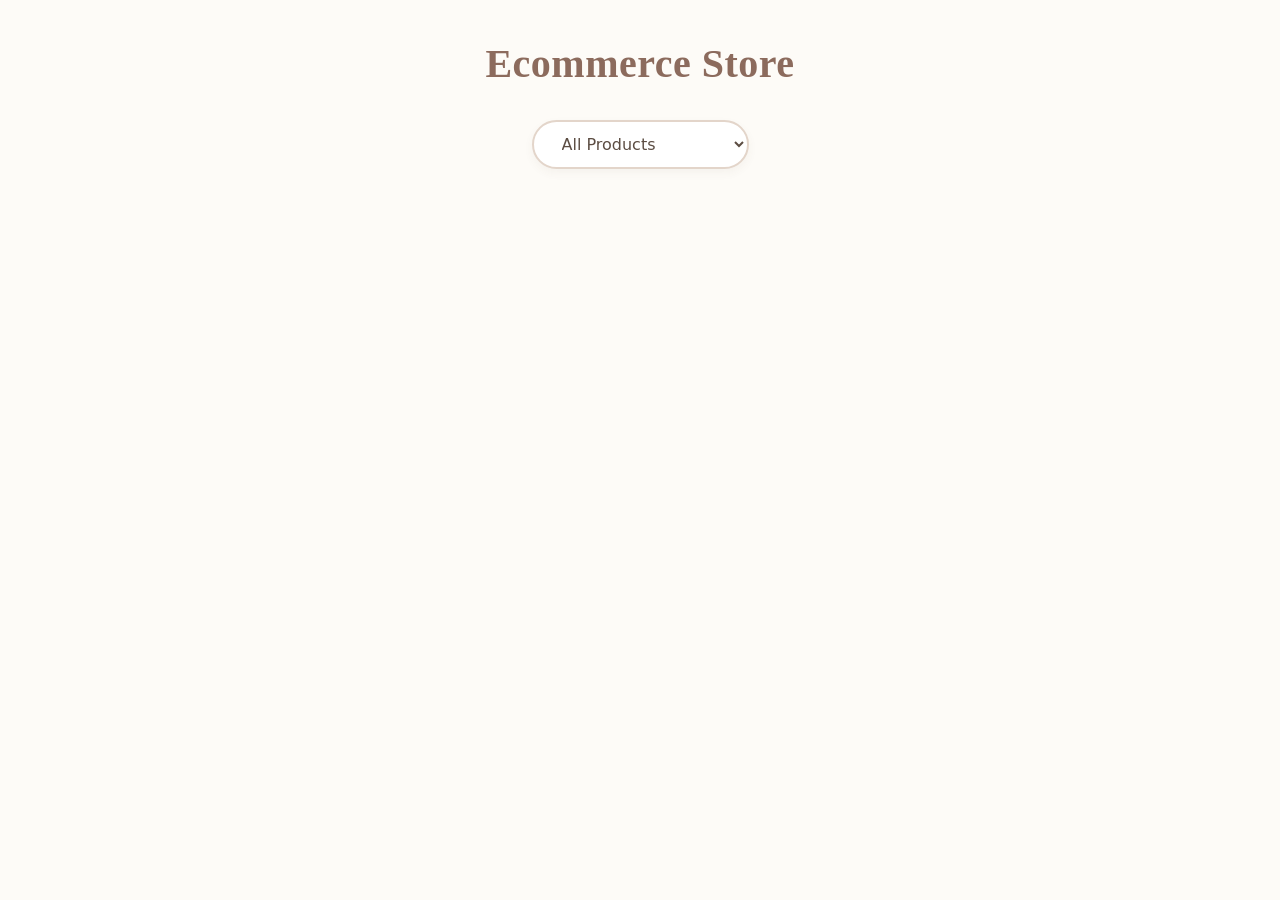
<file: api.html>
<!DOCTYPE html>
<html lang="en">
<head>
    <meta charset="UTF-8">
    <meta name="viewport" content="width=device-width, initial-scale=1.0">
    <title>Fake Store</title>
    <link rel="stylesheet" href="api.css">
</head>
<body>

    <h1>Ecommerce Store</h1>

    <select id="category">
        <option value="all">All Products</option>
        <option value="electronics">Electronics</option>
        <option value="jewelery">Jewelery</option>
        <option value="men's clothing">Men's Clothing</option>
        <option value="women's clothing">Women's Clothing</option>
    </select>

    <div id="products"></div>

    <script src="api.js"></script>

</body>
</html>
</file>
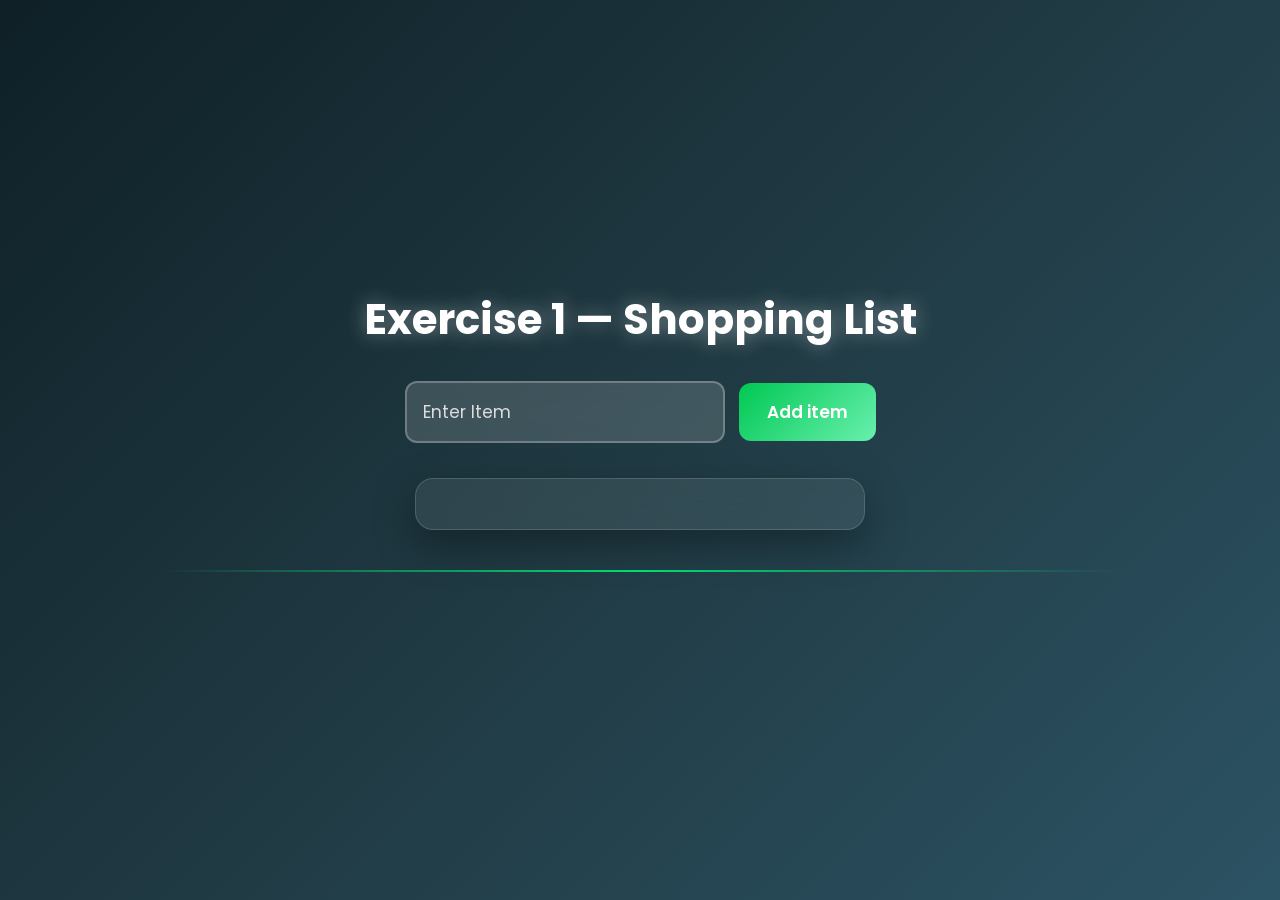
<file: array shopping List.html>
<!DOCTYPE html>
<html lang="en">
<head>
    <meta charset="UTF-8">
    <meta name="viewport"  initial-scale=1.0">
    <title>Shopping List</title>
     <link rel="stylesheet" href="array2.css">
</head>
<center>
    
<body>
    <h1>Exercise 1 — Shopping List</h1>
    <input placeholder="Enter Item" id="User_input"> <button id="item_btn">Add item</button>
    <div id="item_div"></div>
    <hr>

</body>
<script>
let userInput = document.querySelector("#User_input")
let itemBtn = document.querySelector("#item_btn")
let itemDiv = document.querySelector("#item_div")
let items = ["Milk","Bread","Eggs","Rice","Sugar"]
let addItems = ()=>{
    itemDiv.innerHTML=""
    let userInputvalue=userInput.value
    items.push(userInputvalue)
   
    

    for(let x = 0;x<items.length;x++){
        itemDiv.innerHTML+="<p><b>"+items[x]+"</b></p>"
    }
    userInput.value=""
    
}
itemBtn.addEventListener("click",addItems)


</script>
</center>
</html>
</file>
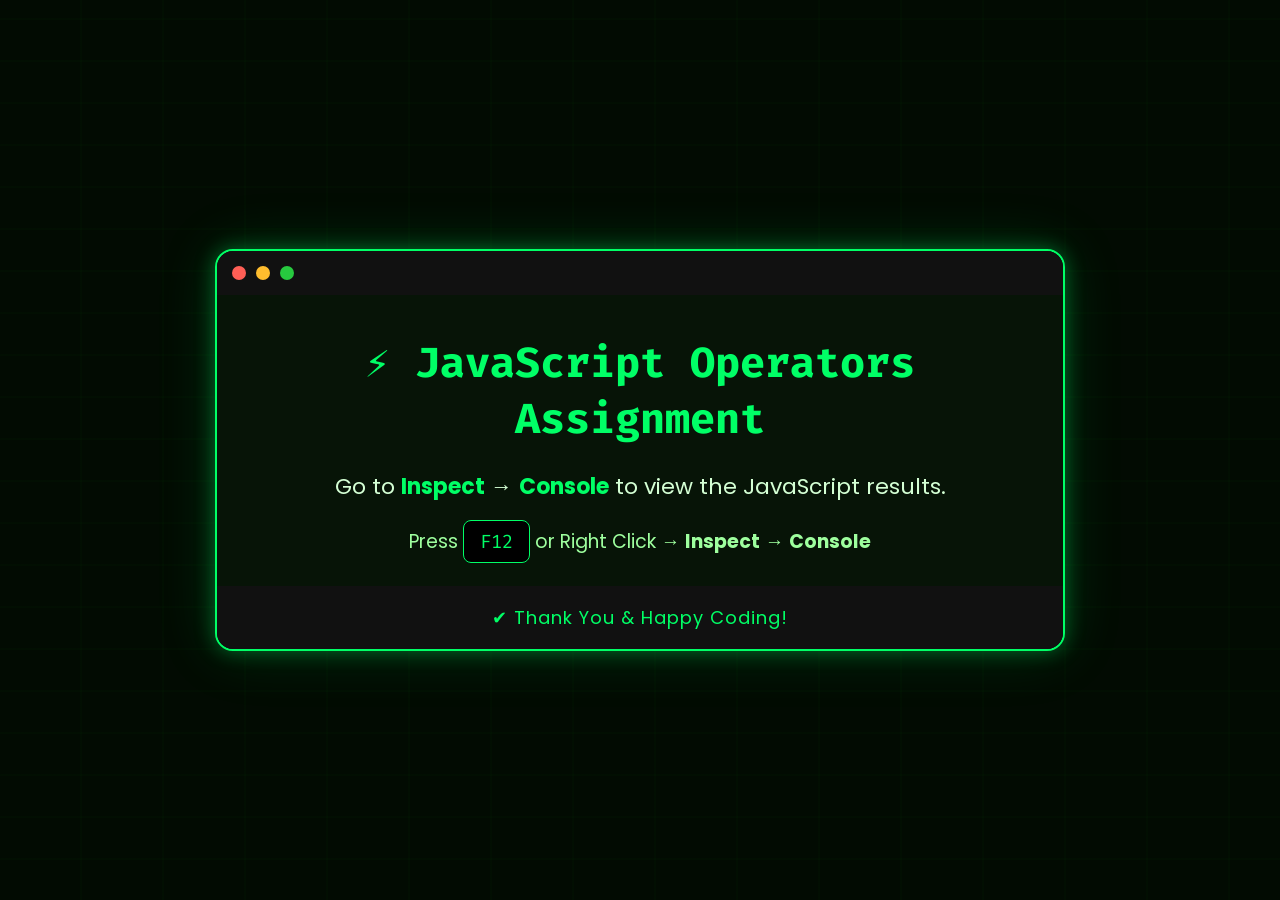
<file: artithmetic operators in js.html>
<!DOCTYPE html>
<head>
    <link rel="stylesheet" href="operatos.css">
</head>

<body>

<div class="terminal">

    <div class="terminal-header">
        <span class="red"></span>
        <span class="yellow"></span>
        <span class="green"></span>
    </div>

    <h1>⚡ JavaScript Operators Assignment</h1>

    <p class="message">
        Go to <span>Inspect</span> → <span>Console</span> to view the JavaScript results.
    </p>

    <p class="message2">
        Press <kbd>F12</kbd> or Right Click → <strong>Inspect</strong> → <strong>Console</strong>
    </p>

    <p class="footer">
        ✔ Thank You & Happy Coding!
    </p>

</div>

</body>
</html>
<script>
let x = 10
let y = 20
console.log("Exercise 1.10+20=>",x+y)

let a = 50
let b = 15
console.log("Exercise 2. 50-15=>",a-b)
 
let c = 12
let d = 5
console.log("Exercise 3. 12*5=>",c*d)
 
let e = 100
let f = 4
console.log("Exercise 4. 100/4=>",100/4)

let maths = 80
let english = 70
let science = 90
console.log("Exercise 5. Total Marks=>",maths+english+science)

console.log("Exercise 6. Average Marks=>",240/3)

let length = 10
let width = 5
console.log("Exercise 7. Area of Reactangle=>",length*width)

let currentAge = 20
console.log("Exercise 8. current age=20years,Age after 5 years=>",currentAge+5)
 
let weeklyPocketMoney= 500
let weeks = 4
console.log("Exercise 9. Pocket money for four weeks=>",weeklyPocketMoney*weeks)

let penPrice = 30
let notebookPrice = 120
let eraserPrice = 20
console.log("Exercise 10. Total shopping bill=>",penPrice+notebookPrice+eraserPrice)








let basicSalary = 30000
let bonus = 5000
console.log("Exercise 11. Total salary=>",basicSalary+bonus)

let match1 = 45
let match2 = 60
let match3 =80
console.log ("Exercise 12. Total cricket score=>",match1+match2+match3)

let h = 10;
let z= "5";

console.log("Challenge Exercise=>",a + b);
console.log("Challenge Exercise=>",a - b);
console.log("Challenge Exercise=>",a * b);
console.log("Challenge Exercise=>",a / b);
console.log("1. Which outputs are strings? answer=a+b=>",a+b)
console.log("2. Which outputs are numbers? answer= all of them except first one")
console.log("3. Why are the results different? answer= the plus(+) joins strings and the rest(-,*,/) convert strings to perform basic arithmetic")





</script>








</html>
</file>
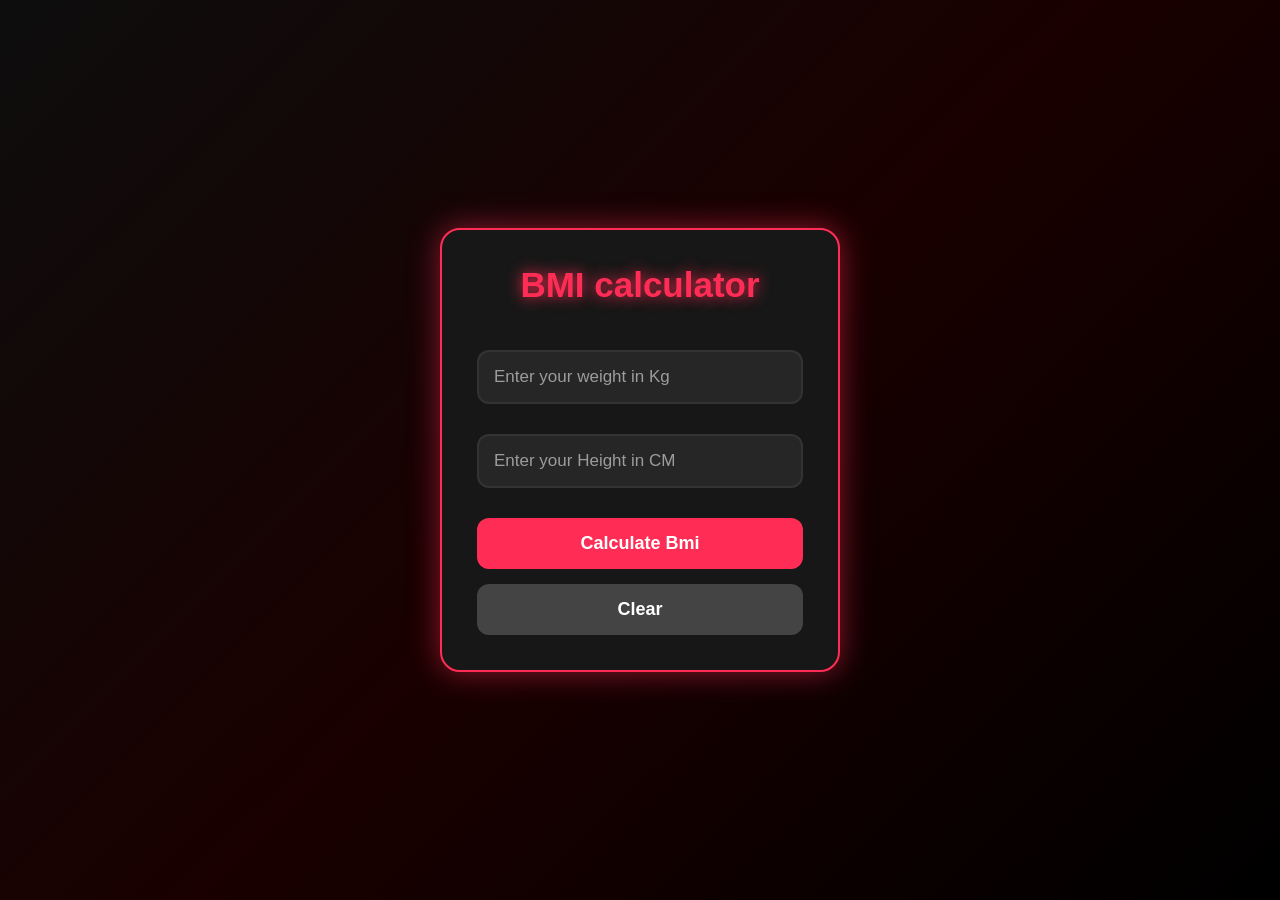
<file: bmi calculator.html>
<!DOCTYPE html>
<html lang="en">
<head>
    <meta charset="UTF-8">
    <meta name="viewport" content="width=device-width, initial-scale=1.0">
    <link rel="stylesheet" href="bmi calculator.css">
    <title>BMI calculator</title>
</head>

    <div class="container">
<body>
    <h1>BMI calculator</h1>
    
    <input placeholder="Enter your weight in Kg" id="weight">
    <input placeholder="Enter your Height in CM" id="Height">
    <button id="calBtn">Calculate Bmi </button>

<button id="clearBtn">Clear</button>

    <div id="Result"></div>
    </div>
</body>

</html>
<script src="bmi calculator.js"></script>
</file>
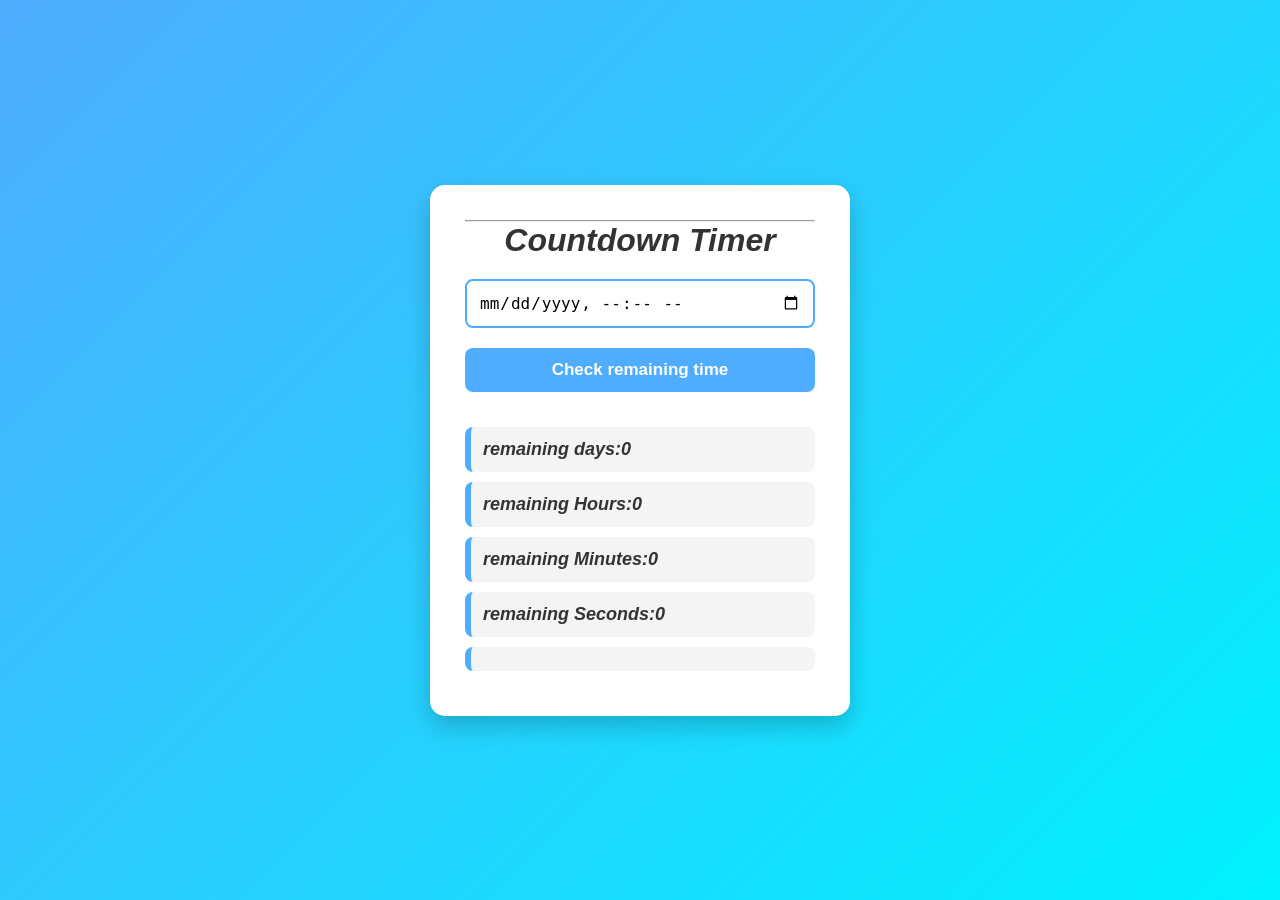
<file: Date assignment countdown timer.html>
<!DOCTYPE html>
<html lang="en">
<head>
    <meta charset="UTF-8">
    <meta name="viewport" content="width=device-width, initial-scale=1.0">
    <title>Document</title>
</head>
<center>
<body>
  <div class="container">
  <hr>
    <h1><i>Countdown Timer</i></h1>
    <input type="datetime-local" id="eventDate">
    <button id="btn">Check remaining 
    time </button>
  <i><h3 id="Days">remaining days:0</h3>
<h3 id="hrs">remaining Hours:0</h3>
<h3 id="mins">remaining Minutes:0</h3>
  <h3 id="Seconds">remaining Seconds:0<h3></i>
    
    
</body>
</center>
<link rel="stylesheet" href="Date assignment countdown timer.css">
</html>
<script src="Date assignment countdown timer.js"></script>
</file>
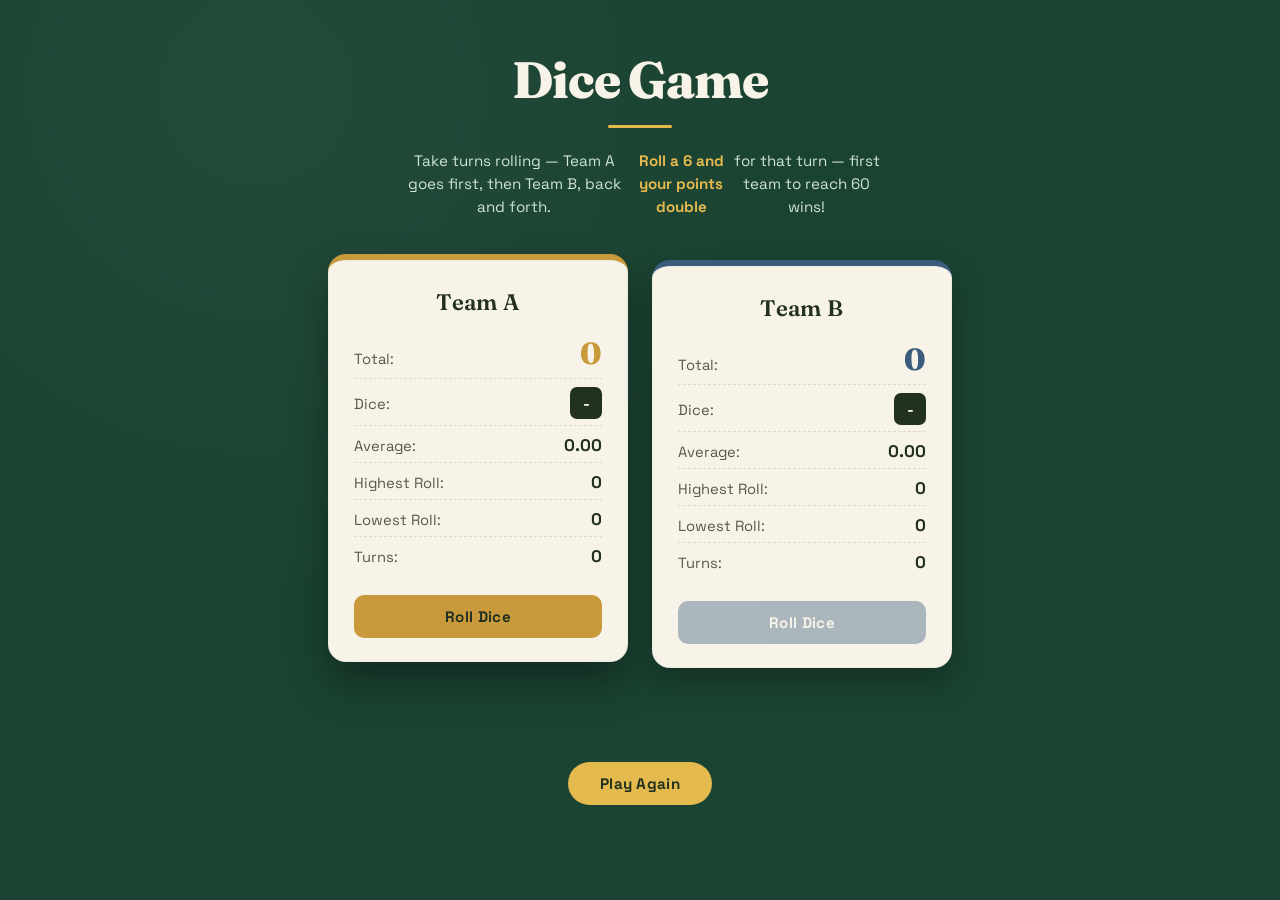
<file: dice.html>
<!DOCTYPE html>
<html lang="en">

<head>
    <meta charset="UTF-8">
    <meta name="viewport" content="width=device-width, initial-scale=1.0">
    <title>Dice Game Assignment</title>
    <link rel="stylesheet" href="dice.css">
</head>

<body>

    <h1>Dice Game</h1>

    <p class="instructions">
        Take turns rolling — Team A goes first, then Team B, back and forth.
        <strong>Roll a 6 and your points double</strong> for that turn — first team to reach 60 wins!
    </p>

    <div class="boards">

        <div class="team-card team-a active" id="card_1">

            <h2>Team A</h2>

            <p>Total: <span id="total_number_1">0</span></p>

            <p>Dice: <span id="dice_1">-</span></p>

            <p>Average: <span id="average_1">0.00</span></p>

            <p>Highest Roll: <span id="highest_1">0</span></p>

            <p>Lowest Roll: <span id="lowest_1">0</span></p>

            <p>Turns: <span id="teamA_turns">0</span></p>

            <button id="roll_dice_1">Roll Dice</button>

        </div>

        <div class="team-card team-b" id="card_2">

            <h2>Team B</h2>

            <p>Total: <span id="total_number_2">0</span></p>

            <p>Dice: <span id="dice_2">-</span></p>

            <p>Average: <span id="average_2">0.00</span></p>

            <p>Highest Roll: <span id="highest_2">0</span></p>

            <p>Lowest Roll: <span id="lowest_2">0</span></p>

            <p>Turns: <span id="teamB_turns">0</span></p>

            <button id="roll_dice_2">Roll Dice</button>

        </div>

    </div>

    <h2 id="banner"></h2>

    <button id="reset_btn">Play Again</button>

    <script src="dice.js"></script>

</body>

</html>
</file>
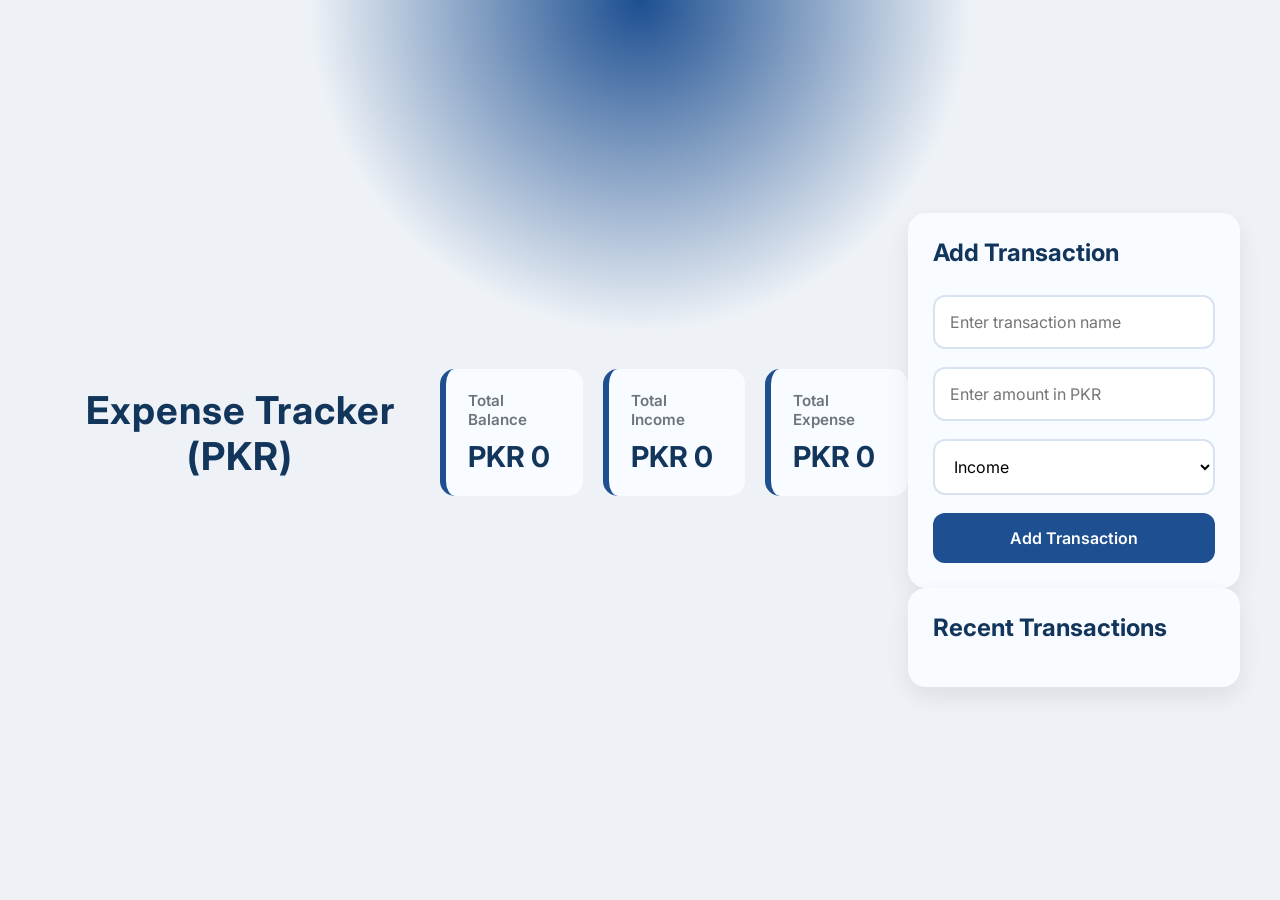
<file: expense.html>
<!DOCTYPE html>
<html lang="en">

<head>
    <meta charset="UTF-8">
    <meta name="viewport" content="width=device-width, initial-scale=1.0">
    <title> Expense Tracker (PKR)</title>
    <link rel="stylesheet" href="expense.css">
</head>

<body>
    <h1>Expense Tracker (PKR)</h1>

 <div class="summary">

    <div class="card">
        <h3>Total Balance</h3>
        <h2 id="balance">PKR 0</h2>
    </div>

    <div class="card">
        <h3>Total Income</h3>
        <h2 id="income">PKR 0</h2>
    </div>

    <div class="card">
        <h3>Total Expense</h3>
        <h2 id="expense">PKR 0</h2>
    </div>

</div>
<div class="main-content">

    <!-- Add Transaction -->

    <div class="form">

        <h2>Add Transaction</h2>

        <input
            type="text"
            id="name"
            placeholder="Enter transaction name">

        <input
            type="number"
            id="amount"
            placeholder="Enter amount in PKR">

        <select id="type">
            <option value="Income">Income</option>
            <option value="Expense">Expense</option>
        </select>

        <button id="addBtn">
            Add Transaction
        </button>

    </div>

    <!-- Transaction History -->

    <div class="history">

        <h2>Recent Transactions</h2>

        <ul id="transactionList"></ul>

    </div>

</div>
<div id="toast"></div>





        </div>
</body>

</html>

<script src="expense.js"></script>
</file>
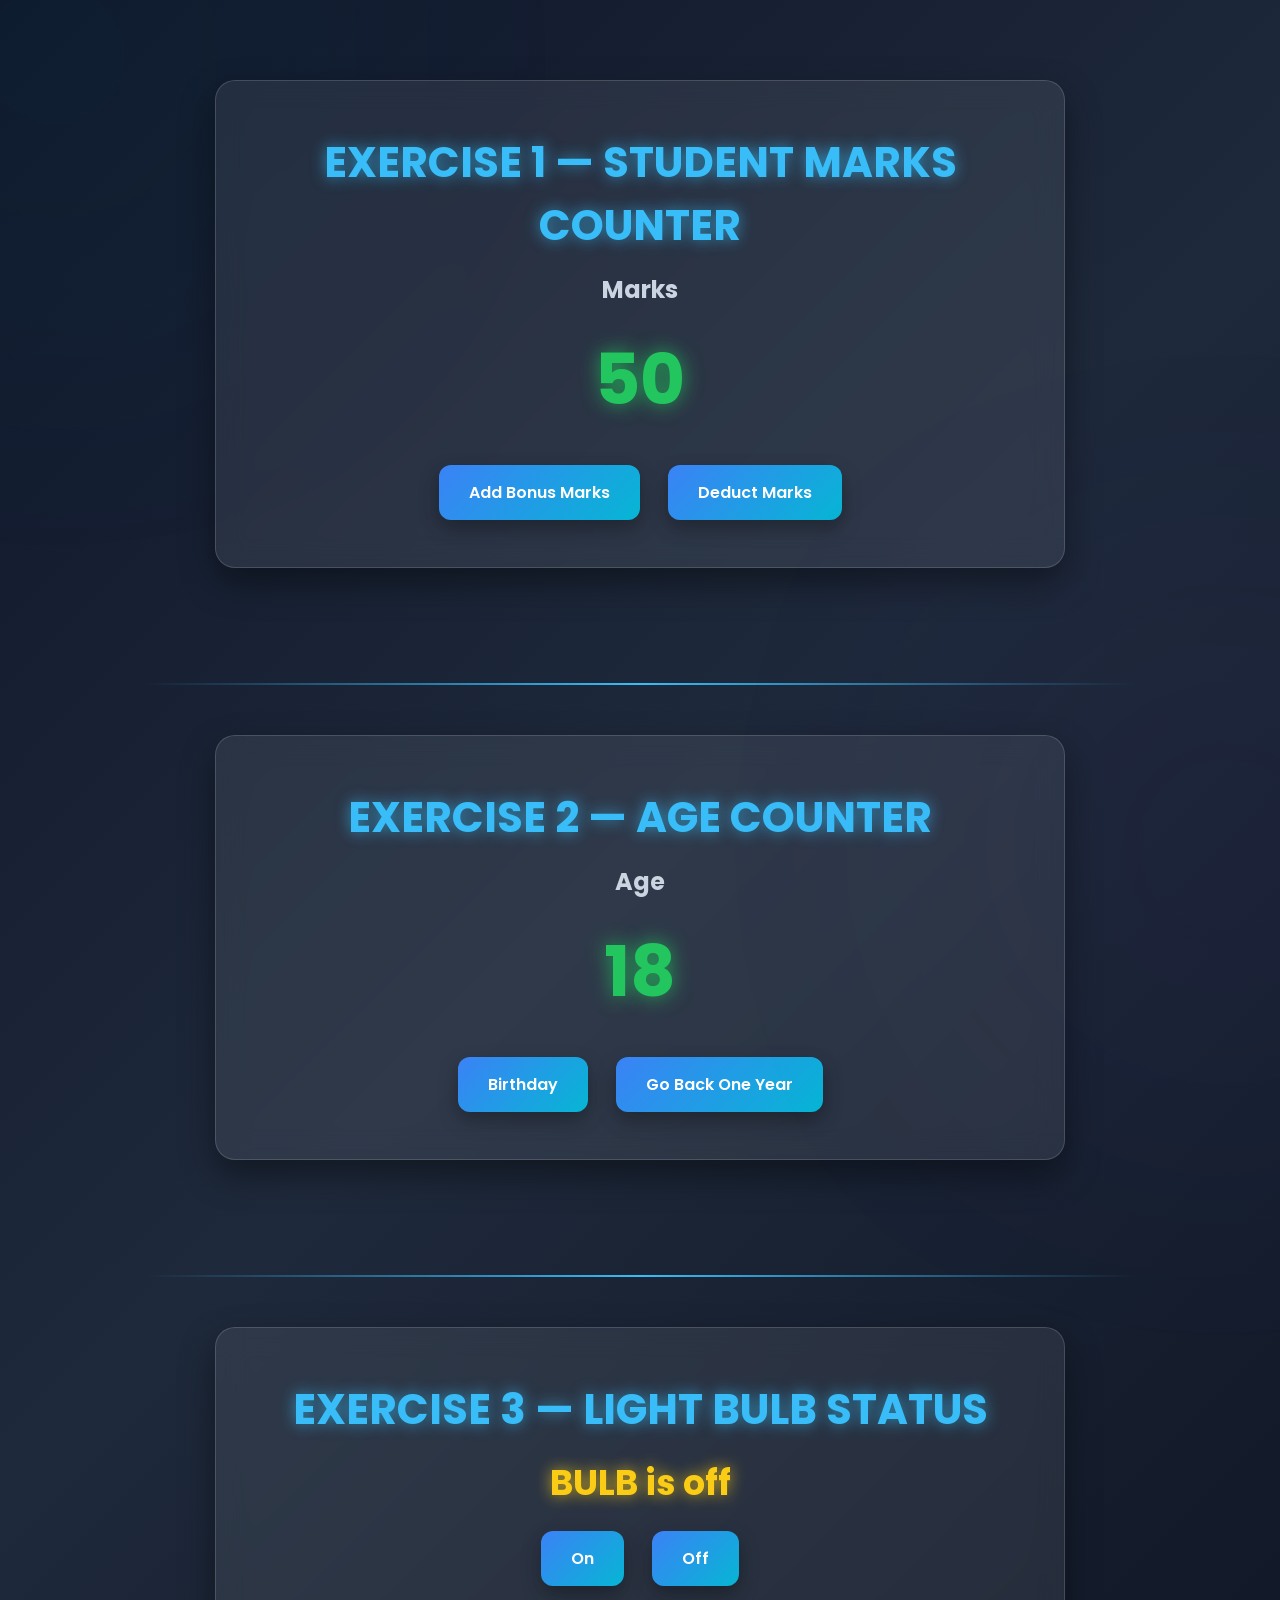
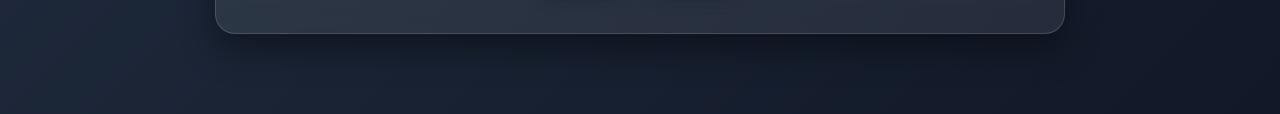
<file: fucntions exercises.html>
<!DOCTYPE html>
<html lang="en">
<head>
    <meta charset="UTF-8">
    <meta name="viewport" content="width=device-width, initial-scale=1.0">
    <title>Document</title>
        <link rel="stylesheet" href="functions.css">
</head>
<body>
    
</body>
</html>
<center>
<h1>EXERCISE 1 — STUDENT MARKS COUNTER </h1>
<h2>Marks</h2>
<h1 id="marks">50</h1>
<button id="addMarks">Add Bonus Marks</button>
<button id="deductMarks">Deduct Marks</button>

</center>
<script>
let MarksH1 = document.querySelector("#marks")
let plusMarks= document.querySelector("#addMarks")
let minusMarks = document.querySelector("#deductMarks")
console.log(MarksH1)
console.log(plusMarks)
console.log(minusMarks)
let Marks = Number(MarksH1.innerHTML)
let bonusMarks = () => {
    Marks+=5
    MarksH1.innerHTML=Marks
}
let deductMarks = () => {
   Marks-=5
   MarksH1.innerHTML=Marks


}
plusMarks.addEventListener("click",bonusMarks)
minusMarks.addEventListener("click",deductMarks)
</script>
<br>
<hr>
<center>
<h1>EXERCISE 2 — AGE COUNTER</h1>
<h2>Age</h2>
<h1 id="Age">18</h1>
<button id="ageUp">Birthday</button>
<button id="ageDown">Go Back One Year</button>

</center>
<script>

let ageH1 = document.querySelector("#Age")
let plusAge = document.querySelector("#ageUp")
let minusAge = document.querySelector("#ageDown")
console.log(ageH1)
console.log(plusAge)
console.log(minusAge)
let age = ageH1.innerHTML
let ageUp = () => {
    age++
    ageH1.innerHTML=age
}
let ageDown = () => {
    age--
    ageH1.innerHTML=age
}
plusAge.addEventListener("click",ageUp)
minusAge.addEventListener("click",ageDown)

</script>
<br>
<hr>
<center>
<h1>EXERCISE 3 — LIGHT BULB STATUS </h1>
<h2 id="status">BULB is off</h2>
<button id="On">On</button>
<button id="Off">Off</button>
</center>
<script>
let bulbH2 = document.querySelector("#status")
let onBtn = document.querySelector("#On")
let offBtn = document.querySelector("#Off")



let bulbOn = () => {
    bulbH2.innerHTML = "💡 BULB is ON";
    bulbH2.style.color = "#22c55e";
    bulbH2.style.textShadow = "0 0 20px #22c55e";
}

let bulbOff = () => {
    bulbH2.innerHTML = "⚫ BULB is OFF";
    bulbH2.style.color = "#ef4444";
    bulbH2.style.textShadow = "0 0 20px #ef4444";
}
onBtn.addEventListener("click",bulbOn)
offBtn.addEventListener("click",bulbOff)




</script>
</file>
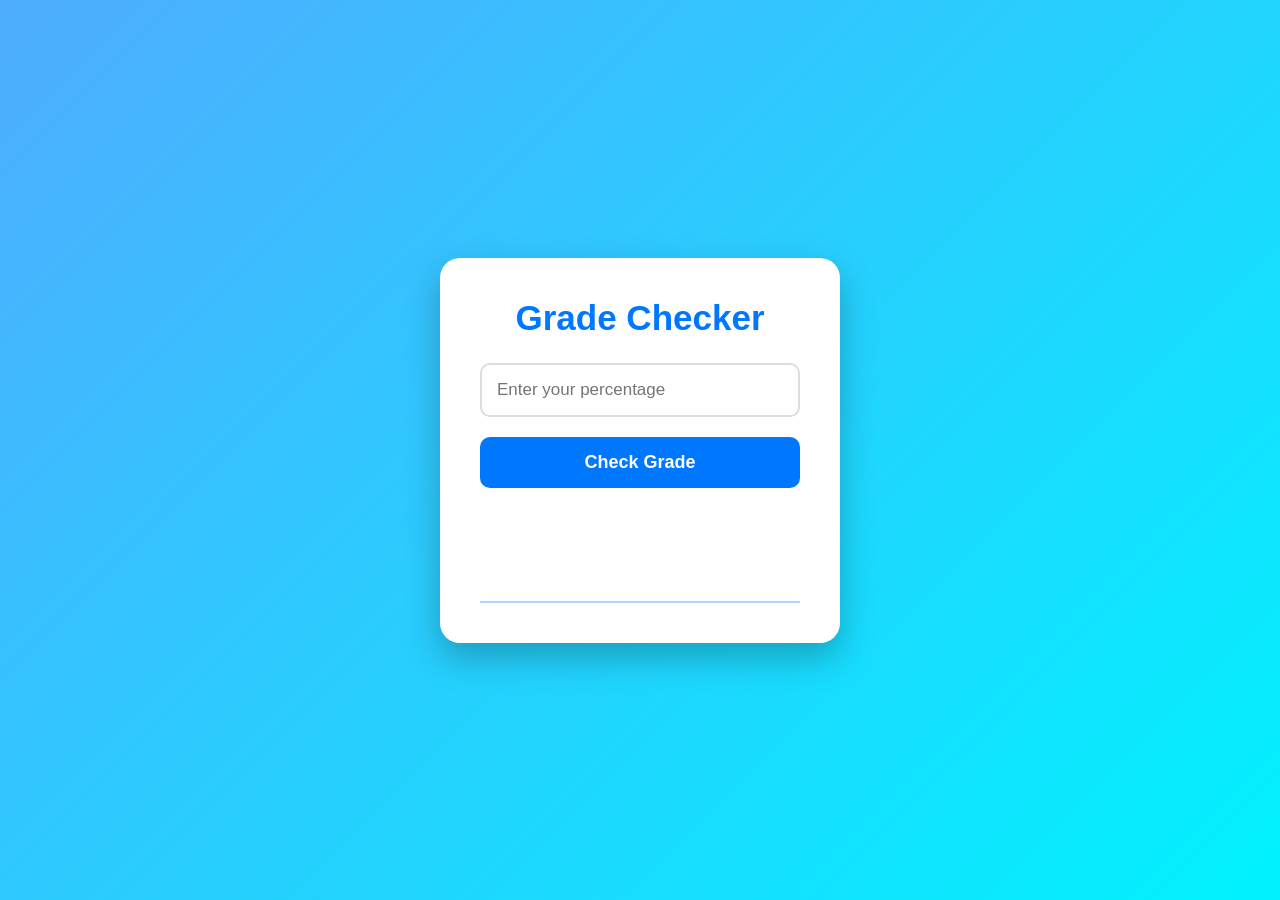
<file: grade checker.html>
<!DOCTYPE html>
<html lang="en">

<head>
    <meta charset="UTF-8">
    <meta name="viewport" content="width=device-width, initial-scale=1.0">
    <title>Grade checker</title>
    <link rel="stylesheet" href="gradecheck.css">
</head>

<body>
    <center>
        <h1>Grade Checker</h1>
        <input placeholder="Enter your percentage" id="userInput">
        <button id="gradeBtn">Check Grade</button>
        <p id="result" ></p>
        <script src="grade checker2.js"></script>
        <br>
        <hr>
       



    </center>
</body>

</html>
</file>
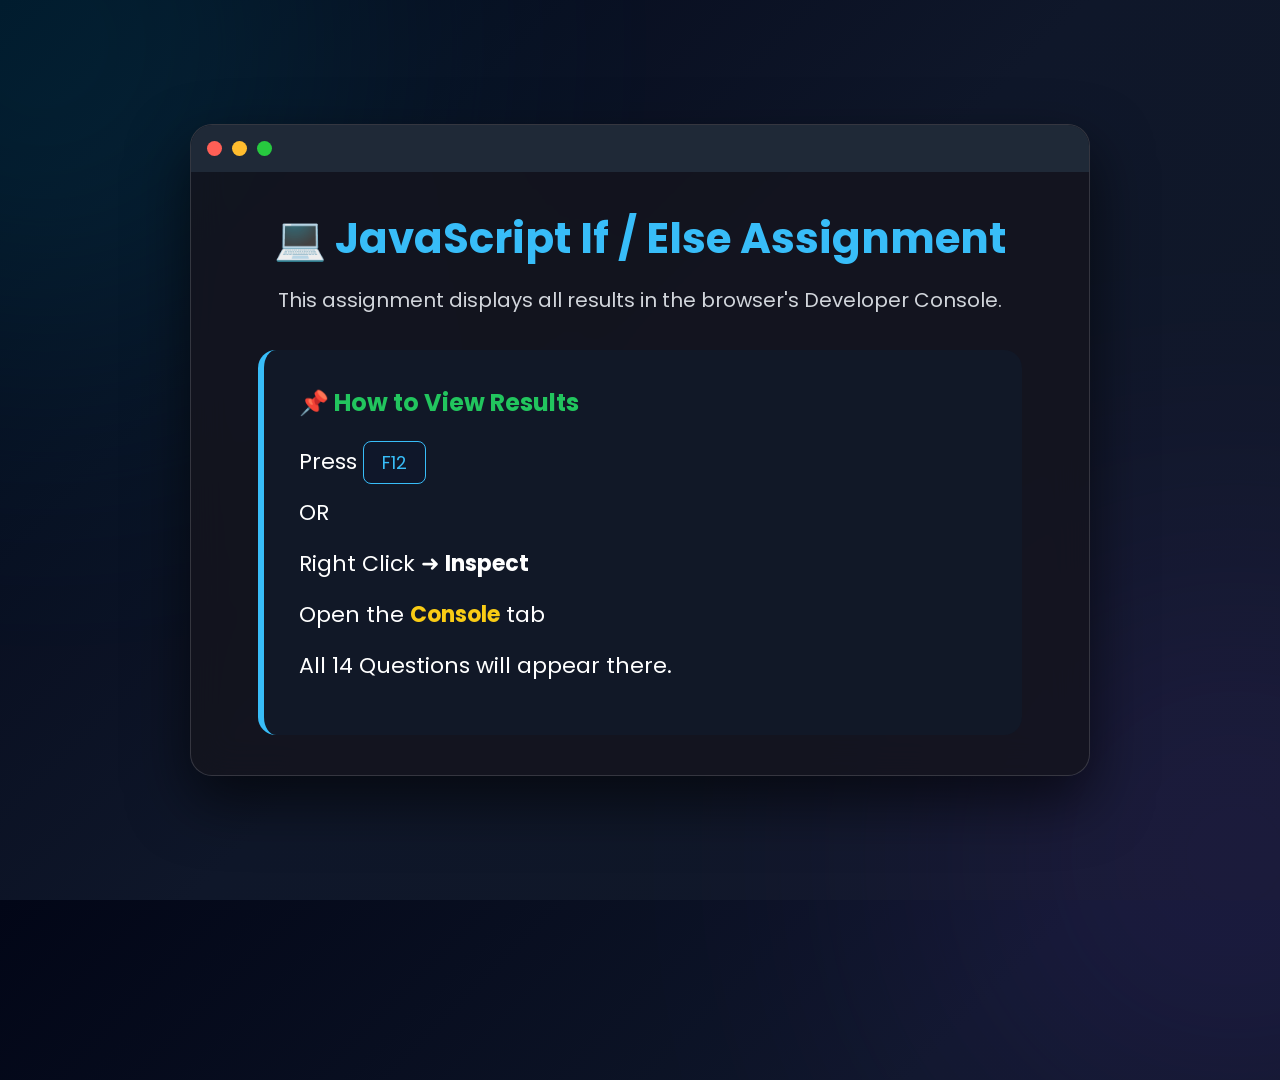
<file: if else in js.html>
<!DOCTYPE html>
<head>
    <title>if else assignment</title>
<link rel="stylesheet" href="ifelse.css">




</head>
<div class="container">

    <div class="terminal">

        <div class="terminal-top">
            <span class="red"></span>
            <span class="yellow"></span>
            <span class="green"></span>
        </div>

        <h1>💻 JavaScript If / Else Assignment</h1>

        <p class="main-text">
            This assignment displays all results in the browser's Developer Console.
        </p>

        <div class="instruction">
            <h2>📌 How to View Results</h2>

            <p>Press <kbd>F12</kbd></p>

            <p>OR</p>

            <p>Right Click ➜ <strong>Inspect</strong></p>

            <p>Open the <span>Console</span> tab</p>

            <p>All 14 Questions will appear there.</p>
        </div>

    </div>

</div>
<html>
     <script>
        console.log("question.1")
      let number = 7
      if(number > 6) {console.log("7 is an odd number")}
      else{console.log("7 is an even number")}
      console.log("question 2")
        let number2 = -5
        if(number2==0) {console.log("number is zero")}
        if (number2 < 5) {console.log("-5 is an negative number")}
        if(number2 > 5) {console.log("-5 is a positive number")}
        console.log("question.3")
        let a = 15
        let b = 20
        if (a > b){console.log("A is bigger")}
        else{b> a,console.log("B is bigger")}
        console.log("question. 4")
        let marks = 35
        let passingMarks= 40
        if(marks > passingMarks){console.log("passed")}
        else{marks < passingMarks,console.log("failed")} 

      console.log("question 5")
      let child = 0-12
      let teenager = 13-17
      let adult = 18
      let age = 14
    

     

      if( age< child){console.log("child")}
      else{ age < teenager,console.log("teenager")}
       if(age > adult){console.log("adult")}
        console.log("question. 6")
        let karachi = 38
        let lahore = 42
        if(karachi> lahore){console.log("karachi is hotter")}
        else{lahore > karachi,console.log("lahore is hotter")}
        console.log("question.7")
        let bill = 750
        if(bill > 1000) {console.log("10% discount applied")}
        else{bill>500,console.log("5% discount applied")}
        console.log("question.8")
        let battery=18
        if(battery> 100-50) {console.log("Battery Good")}
        else {battery>49-20,console.log("Battery Low, plug in soon")}
        if (battery<20){console.log("Critical! Plug in now!")}
          
        console.log("question.9")
        let day = 6
        if(day<1-5){console.log("Weekday, go to school")}
        else{day==6-7,console.log("Weekend, enjoy!")}
        console.log("question 10")
        let speed = 95
        if(0-60>speed){console.log( "Safe driving")}
       if(81-120<speed){console.log( "Fine: Rs 500")}
       else{120-190>speed,console.log( "Heavy fine: Rs 2000 + license cancelled")}
      if (60-80>speed){console.log("Slight overspeed, warning")}
      console.log("question 11")
      let units = 150
     if(0-100>units){console.log("5rs per unit total bill=>500rs")}
     else{101-300>units,console.log("10rs per unit total bill=>1500rs")}
     if(301<units){console.log("20rs per unit total bill 6020rs")}
     
     console.log("question.12")
     let userName= "student"
     let password = "abc123"
     if(userName=password){console.log( "Login successful!")}
     else{userName>password,console.log( "Username not found")}
     if(password>userName){console.log( "Wrong password")}
     console.log("question.13")
     let side1=5
     let side2=5
     let side3=8
     if(side1=side2<side3){console.log("isoceles triangle")}
     else{side1>side2<side3,console.log("scalene triangle")}
      console.log("question.14")
      let items = 12;
let isMember = false;

if (items >= 10 && isMember) {
    console.log("20% discount");
} else if (items >= 10 && !isMember) {
    console.log("10% discount");
} else if (items < 10 && isMember) {
    console.log("5% discount");
} else {
    console.log("No discount");
}


     </script>














</html>
</file>
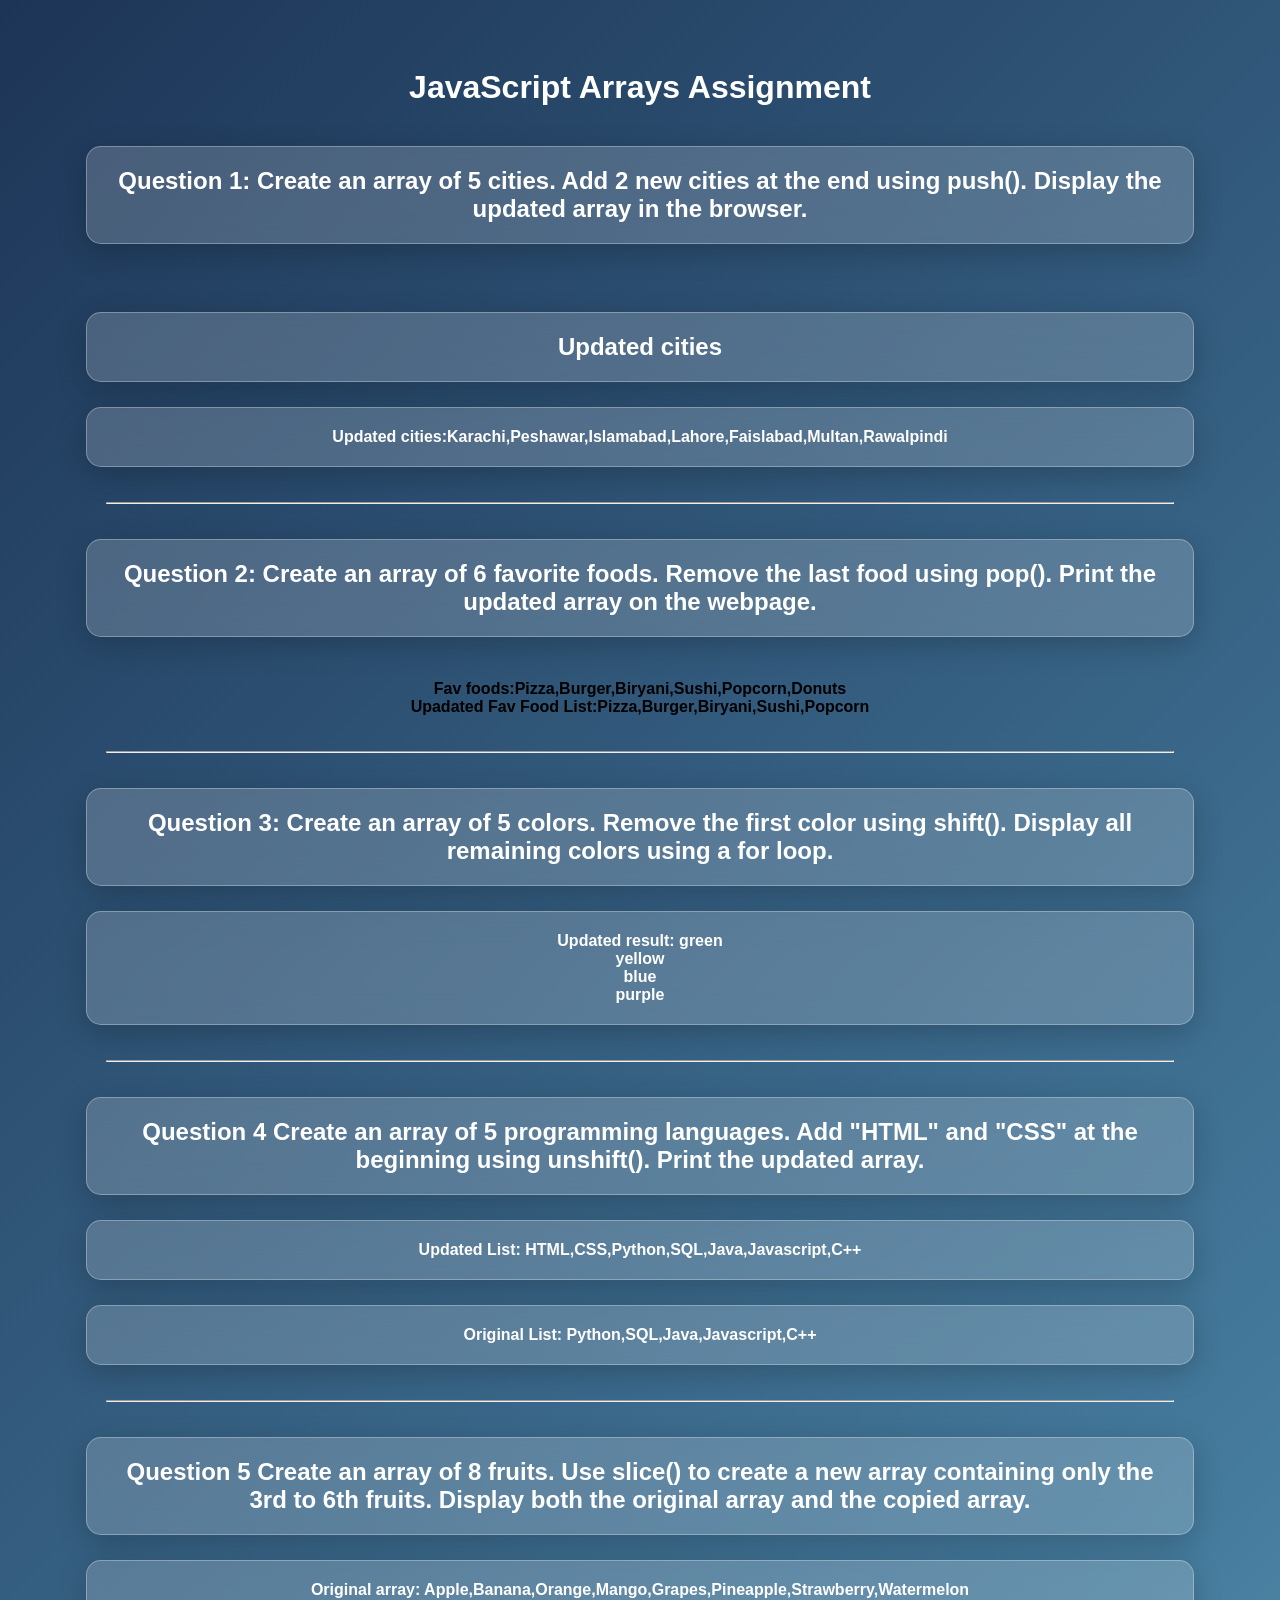
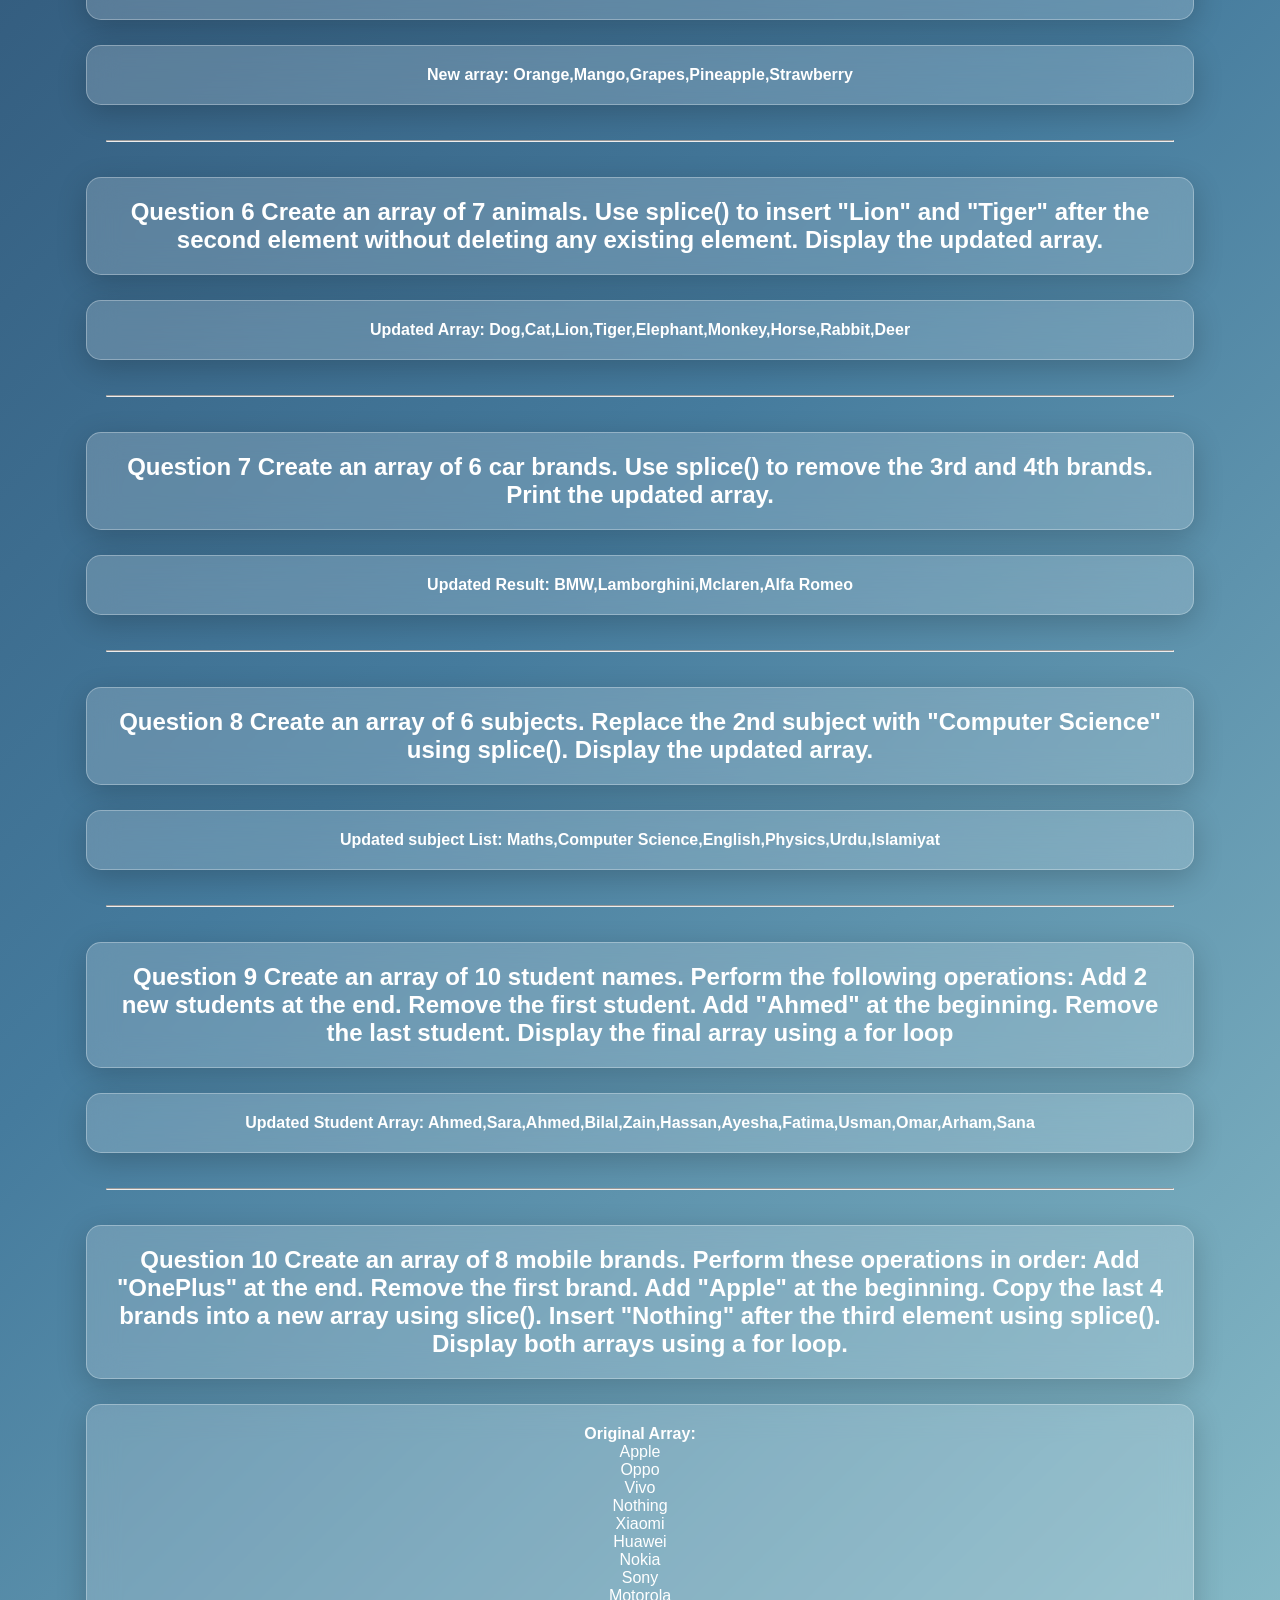
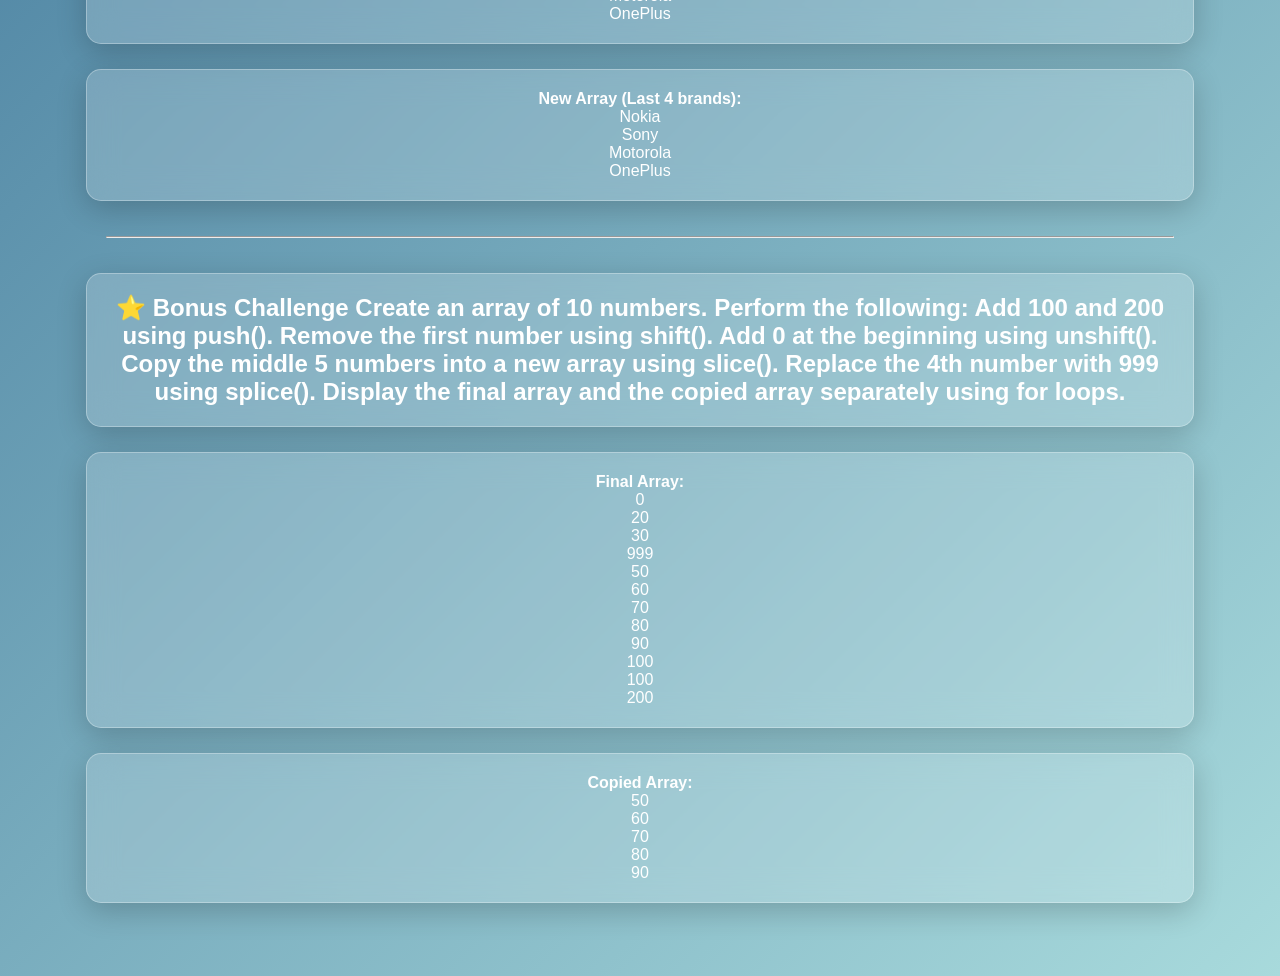
<file: index array.html>
<!DOCTYPE html>
<html lang="en">
<head>
    <meta charset="UTF-8">
    <meta name="viewport" content="width=device-width, initial-scale=1.0">
    <title>Array</title>
    <link rel="stylesheet" href="array.css">
</head>
<body>
<center>
<h1>JavaScript Arrays Assignment
</h1>
<h2>Question 1:
    Create an array of 5 cities. Add 2 new cities at the end using push(). Display the updated array in the browser.
</h2>
<br>
<h2>Updated cities</h2>

<p id="output"></p>
<hr>

</center>
</body>
</html>

<script>
let cities = ["Karachi","Peshawar","Islamabad","Lahore","Faislabad"]
cities.push("Multan","Rawalpindi")
    document.getElementById("output").innerHTML="<b>"+"Updated cities:"+ cities.join(",")+"</b>"

</script>
<center>
<h2>
Question 2:
Create an array of 6 favorite foods. Remove the last food using pop(). Print the updated array on the webpage.

</h2>
<br>

<p1 id="outputBfr"></p1>
<p2  id="output2"></p>



</center>
<hr>
<script>
let favFoods = ["Pizza","Burger","Biryani","Sushi","Popcorn","Donuts"]
document.getElementById("outputBfr").innerHTML="<b>"+"Fav foods:"+ favFoods +"</b>"+ "<br>" 

favFoods.pop()
document.getElementById("output2").innerHTML= "<b>"+ "Upadated Fav Food List:"+ favFoods+"</b>"+"</hr>"

</script>
<center>
<h2>
    Question 3:
Create an array of 5 colors. Remove the first color using shift(). Display all remaining colors using a for loop.
</h2>
<p id="output3"></p>
<hr>
</center>

<script>

     let colors = ["red","green","yellow","blue","purple",]
     colors.shift()
     let result = ""
  for(let x = 0 ; x< colors.length;x++){
    result+=colors[x]+"<br>"
  }

document.getElementById("output3").innerHTML= "<b>"+"<center>"+"Updated result: " +result+"</b>"+ "</center>" 

</script><center>
<h2>Question 4
Create an array of 5 programming languages. Add "HTML" and "CSS" at the beginning using unshift(). Print the updated array.</h2>
<p id="output4"></p>
<p id="output4Bfr"></p>
<hr>




</center>
<script>
let programmingLang=["Python","SQL","Java","Javascript","C++"]

document.getElementById("output4Bfr").innerHTML="<b>"+" Original List: " +programmingLang+"</b>"

programmingLang.unshift("HTML","CSS")
document.getElementById("output4").innerHTML= "<b>"+"Updated List: " + programmingLang + "</b>"






</script><center>
<h2>
Question 5
Create an array of 8 fruits. Use slice() to create a new array containing only the 3rd to 6th fruits. Display both the original array and the copied array.

</h2>
<p id="output5Bfr"></p>
<p id="output5"></p>

<hr>
</center>
<script>
let fruits = [  "Apple",
  "Banana",
  "Orange",  "Mango",
  "Grapes",
  "Pineapple",
  "Strawberry",
  "Watermelon"]
  document.getElementById("output5Bfr").innerHTML="<b>"+"Original array: "+fruits+ "</b>"
 let newFruits = fruits.slice(2,7)
  document.getElementById("output5")
 .innerHTML="<b>"+"New array: "+newFruits+ "</b>"

</script>
<h2><center>
    Question 6
Create an array of 7 animals. Use splice() to insert "Lion" and "Tiger" after the second element without deleting any existing element. Display the updated array.
</h2>
<p id="ouput6"></p>
<hr>
</center>
<script>
let animals = [  "Dog",
  "Cat",
  "Elephant",
  "Monkey",
  "Horse",
  "Rabbit",
  "Deer"]
animals.splice(2,0,"Lion","Tiger")
document.getElementById("ouput6").innerHTML="<center>"+"<b>"+"Updated Array: "+animals+"</b>"+"</center>"


</script>
<center>
    <h2>Question 7
Create an array of 6 car brands. Use splice() to remove the 3rd and 4th brands. Print the updated array.</h2>
<p id="output7"></p>
<hr>
</center>
<script>
let cars= ["BMW","Lamborghini","Mercedes","Nissan","Mclaren","Alfa Romeo"]
cars.splice(2, 2)
document.getElementById("output7").innerHTML= "<center>"+"<b>"+ "Updated Result: "+ cars +"</b>"+"</center>"





</script>

<center>
<h2>Question 8
Create an array of 6 subjects. Replace the 2nd subject with "Computer Science" using splice(). Display the updated array.</h2>
<p id="ouput8"></p>
<hr>
</center>
<script>
let subjects = ["Maths","Chemistry","English","Physics","Urdu","Islamiyat"]
subjects.splice(1, 1,"Computer Science")
console.log(subjects)
document.getElementById("ouput8").innerHTML="<center>"+"<b>"+"Updated subject List: "+ subjects + "</b>"+"</center>"


</script>
<center>
<h2>Question 9
Create an array of 10 student names.

Perform the following operations:

Add 2 new students at the end.
Remove the first student.
Add "Ahmed" at the beginning.
Remove the last student.
Display the final array using a for loop</h2>
<p id="output9"></p>
<hr>
</center>
<script>
    let students = [
  "Ali",
  "Sara",
  "Ahmed",
  "Bilal",
  "Zain",
  "Hassan",
  "Ayesha",
  "Fatima",
  "Usman",
  "Omar"
];
students.push("Arham", "Sana")
students.shift()
students.unshift("Ahmed")
students.pop
console.log(students)
let result2 = ""
for(let x = 0;x< students.length;x++)
{
    result+= students[x]+"<br>"
}
document.getElementById("output9").innerHTML="<center>"+"<b>"+"Updated Student Array: "+students+"</b>"+"</center>"
</script>

<center>
    <h2>Question 10
Create an array of 8 mobile brands.

Perform these operations in order:

Add "OnePlus" at the end.
Remove the first brand.
Add "Apple" at the beginning.
Copy the last 4 brands into a new array using slice().
Insert "Nothing" after the third element using splice().
Display both arrays using a for loop.</h2>
<p id="output10"></p>
<p id="output11"></p>
<hr>
<script>

let mobiles = [
  "Samsung",
  "Oppo",
  "Vivo",
  "Xiaomi",
  "Huawei",
  "Nokia",
  "Sony",
  "Motorola"
];

mobiles.push("OnePlus");
mobiles.shift();
mobiles.unshift("Apple");

let newPhones = mobiles.slice(-4);

mobiles.splice(3, 0, "Nothing");

let resultOrg = "<b>Original Array:</b><br>";

for (let x = 0; x < mobiles.length; x++) {
    resultOrg += mobiles[x] + "<br>";
}

let resultNew = "<b>New Array (Last 4 brands):</b><br>";

for (let y = 0; y < newPhones.length; y++) {
    resultNew += newPhones[y] + "<br>";
}

document.getElementById("output10").innerHTML = resultOrg;
document.getElementById("output11").innerHTML = resultNew;

</script>
<center>
<h2>
    ⭐ Bonus Challenge
Create an array of 10 numbers.

Perform the following:

Add 100 and 200 using push().
Remove the first number using shift().
Add 0 at the beginning using unshift().
Copy the middle 5 numbers into a new array using slice().
Replace the 4th number with 999 using splice().
Display the final array and the copied array separately using for loops. 
</h2>

<p id="outputBonus1"></p>
<p id="outputBonus2"></p>
</center>
<script>

let numbers = [
  10,
  20,
  30,
  40,
  50,
  60,
  70,
  80,
  90,
  100
];

numbers.push(100, 200);

numbers.shift();

numbers.unshift(0);

let copiedNumbers = numbers.slice(4, 9);

numbers.splice(3, 1, 999);

let finalResult = "<b>Final Array:</b><br>";

for (let i = 0; i < numbers.length; i++) {
    finalResult += numbers[i] + "<br>";
}

let copyResult = "<b>Copied Array:</b><br>";

for (let j = 0; j < copiedNumbers.length; j++) {
    copyResult += copiedNumbers[j] + "<br>";
}

document.getElementById("outputBonus1").innerHTML = finalResult;
document.getElementById("outputBonus2").innerHTML = copyResult;

</script>
</file>
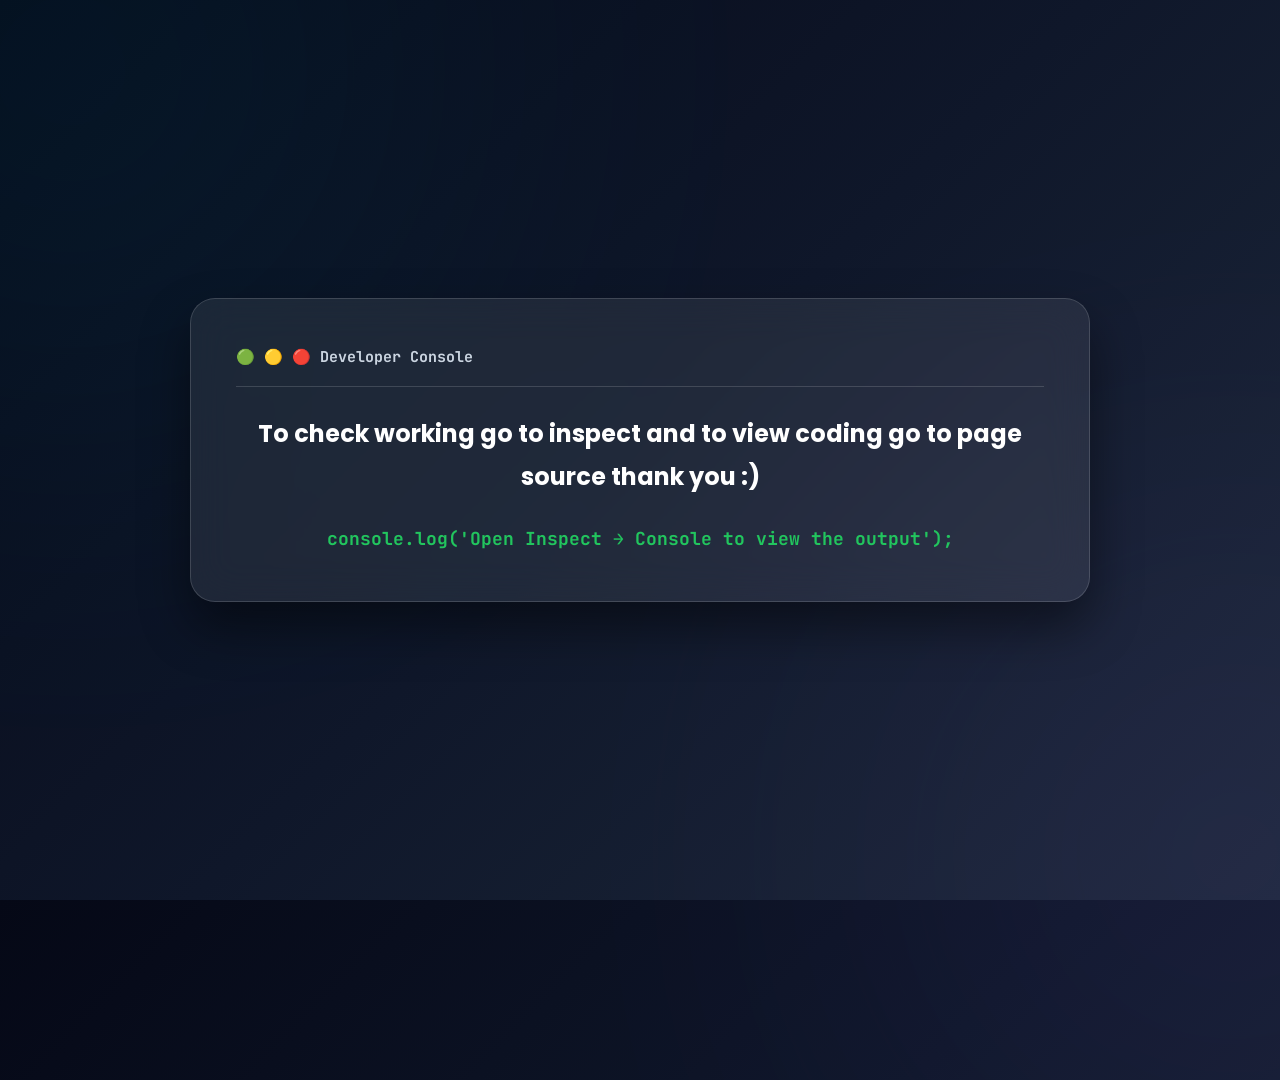
<file: js true or false assignment.html>
<!DOCTYPE html>
<html>
    <head>
         <link rel="stylesheet" href="truefalse.css">
    </head>
<body>
    <h2>To check working go to inspect and to view coding go to page source thank you :)</h2>
<script>
console.log("MIXED CHALLENGE 1 — STUDENT RESULT & ELIGIBILITY")
let obtainedMarks = 72

let passingMarks = 40

let attendance = 85;

let requiredAttendance = 75;
 if(obtainedMarks>passingMarks){console.log("student has passed")}
 else{console.log("student has failed")}
if(attendance>requiredAttendance){console.log("student has good attendance")}
else{console.log("student has bad attendance")}
if(obtainedMarks>passingMarks && attendance>requiredAttendance){console.log("Student can sit in the exam")}
else{console.log("student can not sit in exam")}

if(obtainedMarks>passingMarks){console.log("Student qualifies for scholarship")}
else{console.log("student does not qualify for scholarship")}

console.log("attendace compared to required attendance=>",attendance>=requiredAttendance)
console.log("obtainedMarks is strictly equal to passingMarks.",obtainedMarks===passingMarks)
console.log("MIXED CHALLENGE 2 — ONLINE SHOPPING WEBSITE")
let cartTotal = 5500;

let minimumOrder = 3000;

let walletBalance = 4000;

let premiumMember = true;
if(cartTotal>=minimumOrder
) {console.log("cart total meets the minimum order requirement.")}
else{console.log("cart total does not meet the minimum order requirment")}
if(cartTotal==walletBalance){console.log("user can place the order")}
else{console.log("user cannot place the order")}
if(cartTotal>minimumOrder && cartTotal<walletBalance){console.log("User can place the order")}
else("User cannot place the order")
if(premiumMember=true && cartTotal>5000){console.log("User gets free delivery")}
else{console.log("User does not get free delivery")}
console.log("comparison between wallet balance and cartotal=>",cartTotal>walletBalance)

console.log("premium member=>",premiumMember===true)
console.log("MIXED CHALLENGE 3 — GAMING PLATFORM")
let playerLevel = 18;

let requiredLevel = 15;

let coins = 1800;

let requiredCoins = 2000;

let premiumPass = true;
if(playerLevel>requiredLevel){console.log("player's level meets the requirement.")}
else{console.log("player level dont meet requirments")}
if(coins>requiredCoins){console.log("player has enough coins.")}
else{console.log("player does not have enough coins")}
if(playerLevel>requiredLevel && coins>requiredCoins){console.log(" player can unlock a special mission ")}
else{console.log(" player cannot unlock a special mission ")}
if(premiumPass=true && playerLevel>20){console.log("player can access VIP content")}
else{console.log("player cannot access VIP content")}
console.log("comparison of requrired coins and coins",requiredCoins>coins)
console.log("premium pass=>",premiumPass!=true)
console.log("MIXED CHALLENGE 4 — BANK ACCOUNT VERIFICATION")
let accountBalance = 50000;

let withdrawalAmount = 15000;

let pinVerified = true;

let dailyLimit = 20000;
if(dailyLimit>withdrawalAmount){console.log("withdrawal amount is within the daily limit.")}
else {console.log("it is not")}
if(accountBalance>=withdrawalAmount){console.log("account has enough balance.")}
else{console.log("account does not enough balance.")}
if(pinVerified=true && accountBalance>withdrawalAmount){console.log(" the withdrawal should be approved")}
else(console.log(" the withdrawal should not be approved"))
if(accountBalance>100000){console.log("withdrawal should be approved")}
else{console.log("withdarwal should not be approved")}
console.log("comparison of withdrawal amount and daily limit",withdrawalAmount>dailyLimit)
console.log("pin verified",pinVerified=true)
 console.log("MIXED CHALLENGE 5 — EVENT REGISTRATION SYSTEM")
 let age = 19;

let minimumAge = 18;

let registeredParticipants = 480;

let maximumParticipants = 500;

let vipInvite = false;   
 if (age>minimumAge){console.log("user meets the age requirement.")}
 else{"user does not meet the age requirement."}
 console.log("are seats avaliable=>","20 seats are still avaliable")
if(age>minimumAge){console.log("User can register")}
else{"user cannot"}
if(vipInvite=true){console.log("user cannot enter the VIP area")}
else{console.log("User cannot ")}
console.log("Compare registeredParticipants and maximumParticipants.",registeredParticipants>maximumParticipants)
console.log("VIP invite",vipInvite!==true)
console.log("MIXED CHALLENGE 6 — JOB APPLICATION PORTAL")
let experience = 3;

let requiredExperience = 2;

let degreeCompleted = true;

let referralAvailable = false;
if(experience>requiredExperience){console.log("the applicant has enough experience")}
else{"the applicant does not enough experience"}
console.log("degree completed=>",degreeCompleted==true)
if(degreeCompleted=true && experience>requiredExperience){console.log("the applicant is eligible for the interview")}
else("the applicant is not eligible for the interview")
if(degreeCompleted=true){console.log("the applicant gets priority consideration")
}else{console.log("the applicant does not get priority consideration")}
console.log("comparison of experience and required experience=>",experience>requiredExperience)
console.log("referral avaliable",referralAvailable==true)
console.log("MIXED CHALLENGE 7 — UNIVERSITY ADMISSION")
let testScore = 82;

let requiredScore = 75;

let documentsSubmitted = true;

let sportsQuota = false;
if(testScore>requiredScore){console.log("test score meets the requirement.")}
else{console.log("test score do not meet the requirement.")}
console.log("all documents submitted",documentsSubmitted=true)
if(testScore>requiredScore && documentsSubmitted==true){console.log("admission can be granted ")}
else{console.log("admission can not be granted ")}
console.log("Alternative admission route=>doesnt meet the requirements","sports quota=>",sportsQuota==true,"test score bigger than 90=>",testScore>90)

console.log("sports quota",sportsQuota!==false)











</script>



























</body>




























</html>
</file>
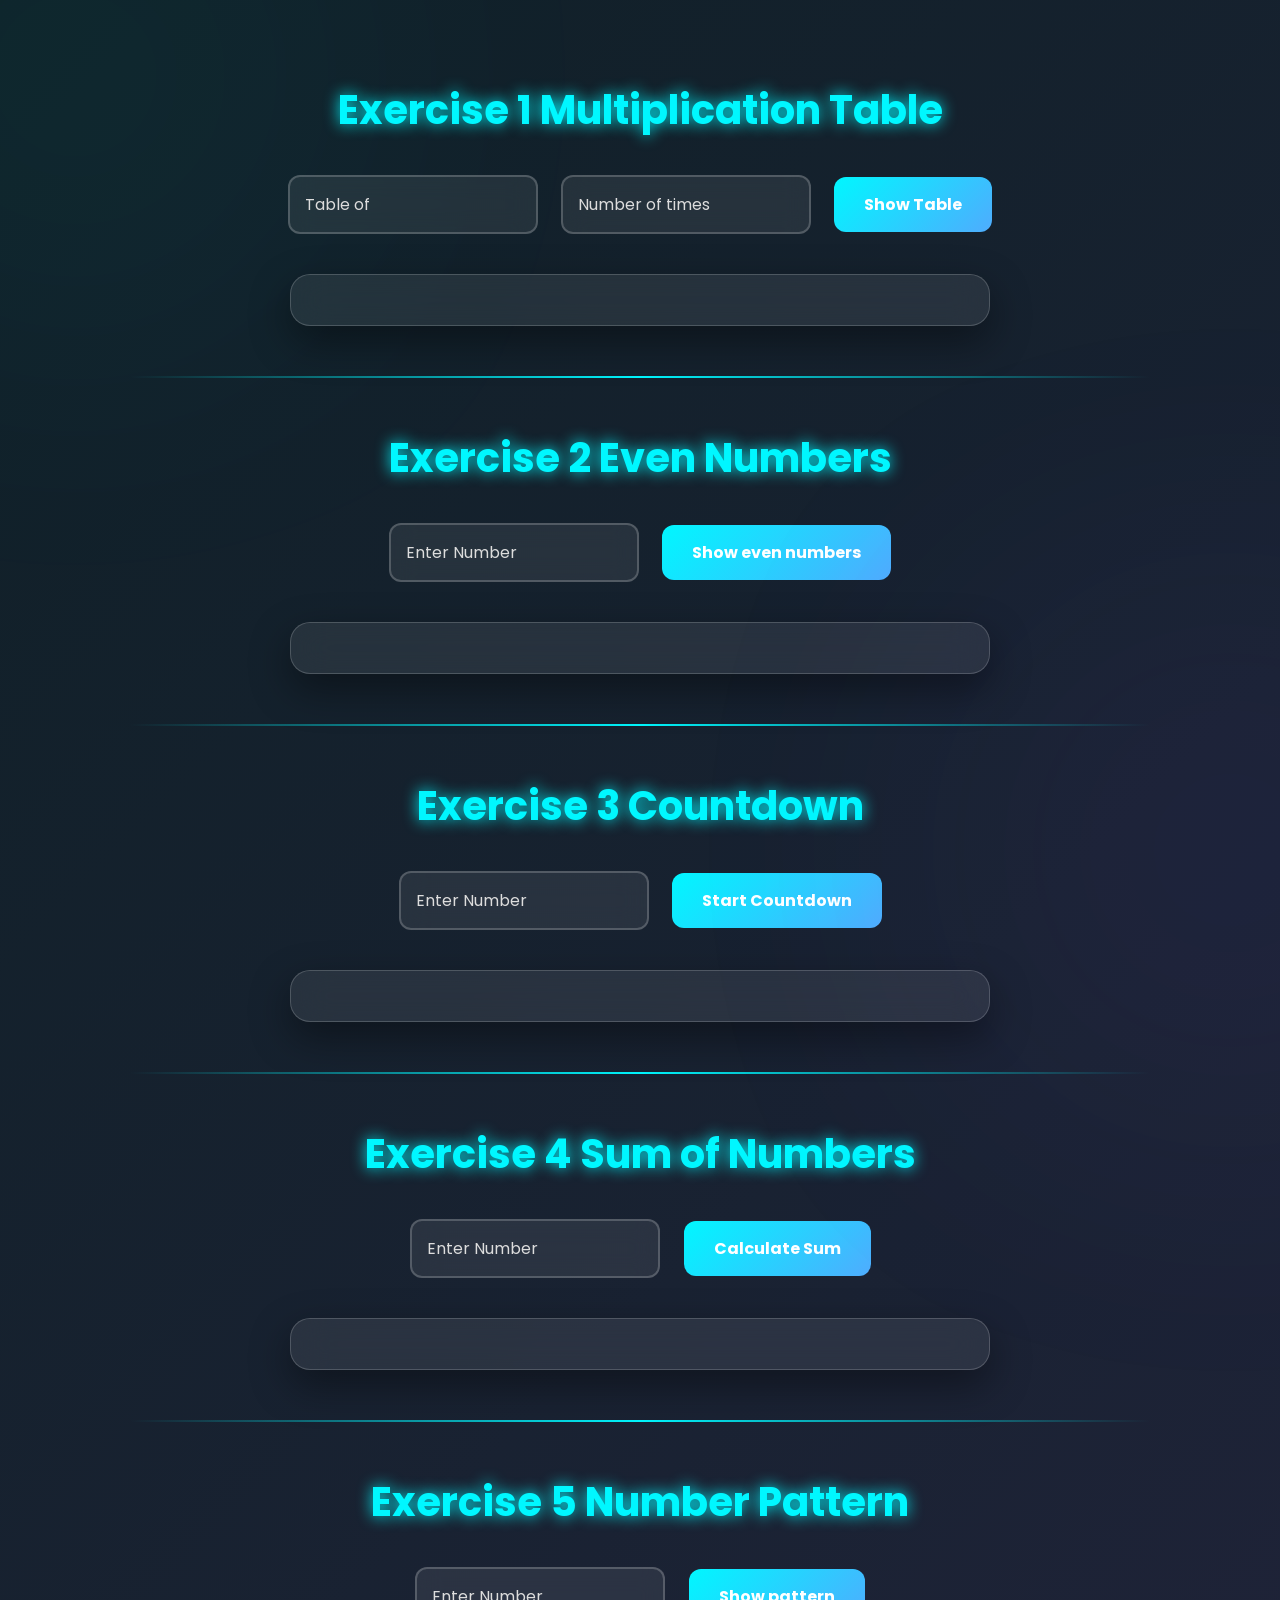
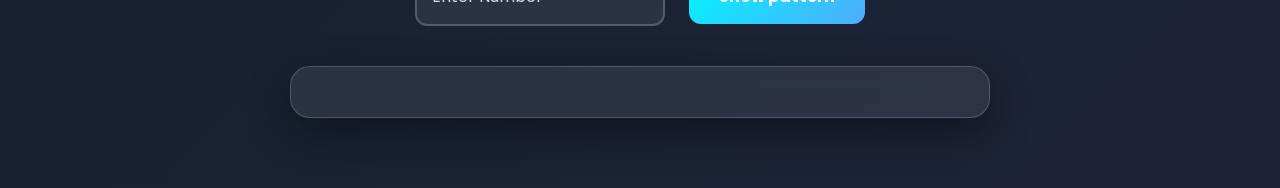
<file: loop exercise.html>
<!DOCTYPE html>
<html lang="en">
<head>
    <meta charset="UTF-8">
    <meta name="viewport" content="width=device-width, initial-scale=1.0">
    <title>Loop exercise</title>
      <link rel="stylesheet" href="loop.css">
</head>
<body>
    <center>
        <h1>Exercise 1  Multiplication Table</h1>

   <b>
    <input placeholder="Table of" id="Table of">
    <input placeholder="Number of times" id="numOftimes">
    <button id="Tablebtn">Show Table</button>
    <div id="tableShow"></div>
    </b>
    <hr>

<script>
let tableOf = document.getElementById("Table of") 
let numOfTimes = document.getElementById("numOftimes") 

let tableButton = document.getElementById("Tablebtn") 

let tableShow = document.getElementById("tableShow") 

let renderTable = () => {
    let tableOfValue = tableOf.value
    let numOfTimesvalue = numOfTimes.value
    tableShow.innerHTML = ""; 

    for(x = 1; x <= numOfTimesvalue; x++){
        let para = "<p>" + tableOfValue + "x" + x + "=" + x * tableOfValue + "</p>"
        tableShow.innerHTML += para

    }    
}    

tableButton.addEventListener("click", renderTable)
</script>
<h1>Exercise 2 Even Numbers</h1>
<b>

<input placeholder="Enter Number" id="numinput">
<button id="Evennumberbtn">Show even numbers</button>
<div id="Evendiv"></div>
</b>
<hr>

<script>
let userInput = document.getElementById("numinput")
let numberBtn = document.getElementById("Evennumberbtn")
let evenDiv = document.getElementById("Evendiv")

let renderNumber = () => {
    
   let userInputvalue=userInput.value
    evenDiv.innerHTML = "";
    
    for(x=1;x<=userInputvalue;x++){
let para2= "<p>"+ x + "</p>"
if(x % 2==0)
evenDiv.innerHTML+=para2


    } 




}

    numberBtn.addEventListener("click", renderNumber);






</script>

<h1>Exercise 3  Countdown</h1>
<b>
<input placeholder="Enter Number" id="countdowninput">
<button id="countdownbtn">Start Countdown</button>
<div id="countdowndiv"></div>
</b>


<script>
let userInput2= document.getElementById("countdowninput")
let countdownbutton= document.querySelector("#countdownbtn")
let countdownDiv= document.getElementById("countdowndiv")
console.log(userInput2);
console.log(countdownbutton);

let renderCountdown = () =>
{
    let userInput2value = Number(userInput2.value);
    countdownDiv.innerHTML= ""
    for(x=userInput2value;x>=1;x--){
      let para = "<p>"+ x + "</p>"
      countdownDiv.innerHTML+= para
    }
}

countdownbutton.addEventListener("click",renderCountdown)






</script>
<hr>
<b>  </b>
 <h1>Exercise 4 Sum of Numbers</h1>

<input placeholder="Enter Number" id="suminput">
<button id="sumbtn">Calculate Sum</button>

<div id="sumdiv"></div>
  </b>
<hr>

<script>
let sumInput = document.getElementById("suminput");
let sumBtn = document.getElementById("sumbtn");
let sumDiv = document.getElementById("sumdiv");

let CalculateSum = () => {

    let sumInputValue = Number(sumInput.value);

    let sum = 0

    for ( x = 1; x <= sumInputValue; x++) {
        sum += x
    }

    sumDiv.innerHTML = "<p><b>Sum = " + sum + "</b></p>"
}

sumBtn.addEventListener("click", CalculateSum)
</script>
<h1>Exercise 5  Number Pattern</h1>
<input placeholder="Enter Number" id="inputpattern">
<button id="patternbtn">Show pattern</button>
<div id="patterndiv"></div>
<script>
let inputPattern = document.querySelector("#inputpattern")
let inputBtn = document.querySelector("#patternbtn")
let inputDiv = document.querySelector("#patterndiv")
let renderPattern = () => {
    let number = Number(inputpattern.value)
    inputDiv.innerHTML=""
    for(x=1;x<=number;x++){
        let line=""
        for(y=1;y<=number;y++)
    {
        line +=j=y
    }
    inputDiv.innerHTML= "<p><b>"+ line + "</b></p>"

    }
}
inputBtn.addEventListener("click",renderPattern)
</script>













































































</body>
</html>

 

</Center>
</file>
<file: api.css>
/* --- Base Styles & Warm Palette --- */
* {
    box-sizing: border-box;
    margin: 0;
    padding: 0;
}

body {
    font-family: 'Nunito', 'Segoe UI', system-ui, sans-serif;
    background-color: #fdfbf7; /* Warm cream background */
    color: #5c4d43; /* Soft espresso text instead of harsh black */
    padding: 2rem;
    max-width: 1200px;
    margin: 0 auto;
    line-height: 1.6;
}

/* --- Typography & Controls --- */
h1 {
    text-align: center;
    font-size: 2.5rem;
    margin-bottom: 1.5rem;
    color: #8c6b5d; /* Muted terracotta */
    font-family: 'Georgia', serif; /* Homey, classic touch */
    letter-spacing: 0.5px;
}

select#category {
    display: block;
    margin: 0 auto 3rem auto;
    padding: 12px 24px;
    font-size: 1rem;
    border: 2px solid #e3d5ca;
    border-radius: 30px; /* Pill shape for a softer look */
    background-color: #ffffff;
    color: #5c4d43;
    cursor: pointer;
    outline: none;
    transition: all 0.3s ease;
    box-shadow: 0 4px 10px rgba(92, 77, 67, 0.05);
    font-family: inherit;
}

select#category:focus, 
select#category:hover {
    border-color: #dda15e; /* Caramel highlight */
    box-shadow: 0 4px 15px rgba(221, 161, 94, 0.15);
}

/* --- All Products Grid View --- */
#products {
    display: grid;
    grid-template-columns: repeat(auto-fit, minmax(260px, 1fr));
    gap: 2rem;
    align-items: stretch;
}

/* Hide the <hr> tags from the JS to allow a clean CSS grid layout */
#products > hr {
    display: none; 
}

/* Individual Product Cards */
#products > div {
    background-color: #ffffff;
    border-radius: 20px;
    padding: 2rem 1.5rem;
    text-align: center;
    cursor: pointer;
    box-shadow: 0 8px 20px rgba(92, 77, 67, 0.04);
    transition: transform 0.3s ease, box-shadow 0.3s ease;
    display: flex;
    flex-direction: column;
    justify-content: space-between;
    border: 1px solid #faf7f2;
}

#products > div:hover {
    transform: translateY(-6px);
    box-shadow: 0 12px 30px rgba(92, 77, 67, 0.1);
}

/* Card Images */
#products > div > img {
    max-width: 100%;
    height: 180px;
    object-fit: contain; /* Prevents image distortion */
    margin-bottom: 1.5rem;
}

/* Card Text */
#products > div > h3 {
    font-size: 1.1rem;
    margin-bottom: 0.75rem;
    color: #4a3f35;
    line-height: 1.4;
}

#products > div > p {
    font-weight: 700;
    color: #dda15e; /* Warm caramel accent for prices */
    font-size: 1.25rem;
    margin-top: auto;
}

/* --- Single Product View --- */
/* Automatically restyles the container when the back button is present */
#products:has(> button) {
    display: flex;
    flex-direction: column;
    align-items: center;
    text-align: center;
    max-width: 650px;
    margin: 0 auto;
    background: #ffffff;
    padding: 3rem;
    border-radius: 24px;
    box-shadow: 0 10px 35px rgba(92, 77, 67, 0.08);
}

/* Back Button */
#products > button {
    background-color: #dda15e;
    color: #ffffff;
    border: none;
    padding: 10px 24px;
    border-radius: 30px;
    font-size: 1rem;
    font-weight: 600;
    cursor: pointer;
    transition: background-color 0.2s ease;
    margin-bottom: 2rem;
    align-self: flex-start;
}

#products > button:hover {
    background-color: #bc6c25;
}

/* Hide the extra <br> tags injected by JS */
#products > button + br,
#products > button + br + br {
    display: none; 
}

/* Single View Image */
#products:has(> button) > img {
    width: 100%;
    max-width: 300px;
    height: auto;
    margin-bottom: 2rem;
}

/* Single View Typography */
#products:has(> button) > h2 {
    font-family: 'Georgia', serif;
    color: #8c6b5d;
    margin-bottom: 1rem;
    font-size: 1.8rem;
    line-height: 1.3;
}

#products:has(> button) > h3 {
    font-size: 1.8rem;
    color: #dda15e;
    margin-bottom: 1.5rem;
}

#products:has(> button) > p {
    font-size: 1.1rem;
    line-height: 1.8;
    margin-bottom: 2rem;
    color: #6d5f54;
    padding: 0 1rem;
}

/* Badges for Category and Rating */
#products:has(> button) > h4 {
    background-color: #f4eee8; /* Warm gray/beige badge */
    padding: 8px 18px;
    border-radius: 20px;
    display: inline-block;
    margin: 0.5rem;
    font-weight: 600;
    font-size: 0.95rem;
    color: #5c4d43;
}
</file>
<file: array2.css>
@import url('https://fonts.googleapis.com/css2?family=Poppins:wght@300;400;500;600;700&display=swap');

*{
    margin:0;
    padding:0;
    box-sizing:border-box;
    font-family:'Poppins',sans-serif;
}

body{
    background:linear-gradient(135deg,#0f2027,#203a43,#2c5364);
    min-height:100vh;
    display:flex;
    justify-content:center;
    align-items:center;
    padding:40px;
}

center{
    width:100%;
}

h1{
    color:white;
    font-size:42px;
    margin-bottom:30px;
    text-shadow:0 0 20px rgba(255,255,255,.4);
}

/* Input */

#User_input{
    width:320px;
    padding:16px;
    border:none;
    outline:none;
    border-radius:12px;
    font-size:17px;
    background:rgba(255,255,255,.15);
    color:white;
    backdrop-filter:blur(10px);
    border:2px solid rgba(255,255,255,.25);
    transition:.3s;
}

#User_input::placeholder{
    color:#ddd;
}

#User_input:focus{
    border-color:#00e676;
    box-shadow:0 0 20px rgba(0,230,118,.5);
}

/* Button */

#item_btn{
    padding:16px 28px;
    margin-left:10px;
    border:none;
    border-radius:12px;
    background:linear-gradient(135deg,#00c853,#69f0ae);
    color:white;
    font-size:17px;
    font-weight:600;
    cursor:pointer;
    transition:.3s;
}

#item_btn:hover{
    transform:translateY(-3px);
    box-shadow:0 10px 25px rgba(0,200,83,.45);
}

#item_btn:active{
    transform:scale(.96);
}

/* Shopping List Box */

#item_div{
    width:450px;
    max-width:90%;
    margin:35px auto;
    padding:25px;
    background:rgba(255,255,255,.08);
    backdrop-filter:blur(18px);
    border-radius:18px;
    border:1px solid rgba(255,255,255,.15);
    box-shadow:0 15px 40px rgba(0,0,0,.35);
}

/* Items */

#item_div p{
    background:white;
    color:#222;
    margin:12px 0;
    padding:15px 18px;
    border-radius:10px;
    text-align:left;
    font-size:18px;
    transition:.3s;
    border-left:6px solid #00c853;
}

#item_div p:hover{
    transform:translateX(8px);
    background:#f4fff8;
}

/* Divider */

hr{
    width:80%;
    margin:40px auto;
    border:none;
    height:2px;
    background:linear-gradient(to right,transparent,#00e676,transparent);
}

/* Scrollbar */

::-webkit-scrollbar{
    width:10px;
}

::-webkit-scrollbar-thumb{
    background:#00c853;
    border-radius:20px;
}

::-webkit-scrollbar-track{
    background:#203a43;
}

/* Responsive */

@media(max-width:600px){

    h1{
        font-size:30px;
    }

    #User_input{
        width:90%;
        margin-bottom:15px;
    }

    #item_btn{
        margin-left:0;
        width:90%;
    }

    #item_div{
        width:95%;
    }

}
</file>
<file: operatos.css>
@import url('https://fonts.googleapis.com/css2?family=Fira+Code:wght@400;600&family=Poppins:wght@400;600;700&display=swap');

*{
    margin:0;
    padding:0;
    box-sizing:border-box;
}

body{
    min-height:100vh;
    display:flex;
    justify-content:center;
    align-items:center;
    background:#020b02;
    font-family:'Poppins',sans-serif;
    overflow:hidden;
}

/* Matrix background */

body::before{
    content:"";
    position:absolute;
    inset:0;
    background:
    repeating-linear-gradient(
        90deg,
        transparent 0,
        transparent 80px,
        rgba(0,255,0,.03) 81px,
        transparent 82px
    ),
    repeating-linear-gradient(
        0deg,
        transparent 0,
        transparent 40px,
        rgba(0,255,0,.03) 41px,
        transparent 42px
    );
}

/* Terminal */

.terminal{
    width:850px;
    max-width:90%;
    background:#071407;
    border:2px solid #00ff66;
    border-radius:18px;
    box-shadow:
        0 0 20px rgba(0,255,100,.35),
        0 0 60px rgba(0,255,100,.15);
    overflow:hidden;
    position:relative;
    z-index:2;
}

.terminal-header{
    background:#111;
    padding:15px;
    display:flex;
    gap:10px;
}

.red,.yellow,.green{
    width:14px;
    height:14px;
    border-radius:50%;
}

.red{
    background:#ff5f56;
}

.yellow{
    background:#ffbd2e;
}

.green{
    background:#27c93f;
}

h1{
    text-align:center;
    color:#00ff66;
    font-size:42px;
    margin:40px 20px 20px;
    font-family:'Fira Code',monospace;
}

.message{
    text-align:center;
    color:#d4ffd4;
    font-size:22px;
    margin:20px;
    line-height:1.8;
}

.message span{
    color:#00ff66;
    font-weight:bold;
}

.message2{
    text-align:center;
    color:#9eff9e;
    font-size:19px;
    margin-bottom:30px;
}

kbd{
    background:black;
    color:#00ff66;
    padding:8px 16px;
    border:1px solid #00ff66;
    border-radius:8px;
    font-family:'Fira Code',monospace;
}

.footer{
    text-align:center;
    color:#00ff66;
    background:#111;
    padding:18px;
    font-size:18px;
    letter-spacing:1px;
}

/* Glow animation */

.terminal{
    animation:glow 2.5s infinite alternate;
}

@keyframes glow{

    from{
        box-shadow:
        0 0 15px rgba(0,255,100,.25);
    }

    to{
        box-shadow:
        0 0 35px rgba(0,255,100,.6),
        0 0 70px rgba(0,255,100,.25);
    }

}

/* Mobile */

@media(max-width:768px){

    h1{
        font-size:30px;
    }

    .message{
        font-size:18px;
    }

    .message2{
        font-size:16px;
    }

}
</file>
<file: bmi calculator.css>
*{
    margin:0;
    padding:0;
    box-sizing:border-box;
    font-family:Arial, Helvetica, sans-serif;
}

body{
    height:100vh;
    display:flex;
    justify-content:center;
    align-items:center;
    background:linear-gradient(135deg,#0d0d0d,#1a0000,#000000);
}

.container{
    width:400px;
    padding:35px;
    background:#171717;
    border:2px solid #ff2d55;
    border-radius:20px;
    text-align:center;
    box-shadow:0 0 30px rgba(255,45,85,.5);
}

h1{
    color:#ff2d55;
    margin-bottom:30px;
    font-size:35px;
    text-shadow:0 0 15px #ff2d55;
}

input{
    width:100%;
    padding:15px;
    margin:15px 0;
    background:#262626;
    border:2px solid #333;
    border-radius:12px;
    color:white;
    font-size:17px;
    transition:.3s;
}

input::placeholder{
    color:#9c9c9c;
}

input:focus{
    outline:none;
    border-color:#ff2d55;
    box-shadow:0 0 15px rgba(255,45,85,.8);
}

button{
    width:100%;
    padding:15px;
    margin-top:15px;
    background:#ff2d55;
    color:white;
    border:none;
    border-radius:12px;
    font-size:18px;
    font-weight:bold;
    cursor:pointer;
    transition:.3s;
}

button:hover{
    background:#ff4d73;
    transform:translateY(-4px);
    box-shadow:0 0 20px #ff2d55;
}

button:active{
    transform:scale(.97);
}

#result{
    margin-top:25px;
    min-height:70px;
    font-size:22px;
    font-weight:bold;
    color:white;
    line-height:1.7;
    border-top:2px solid #333;
    padding-top:20px;
}

@media(max-width:450px){

.container{
    width:90%;
}

h1{
    font-size:30px;
}

}#clearBtn{
    width:100%;
    padding:15px;
    margin-top:15px;
    background:#444;
    color:white;
    border:none;
    border-radius:12px;
    cursor:pointer;
    font-size:18px;
    transition:.3s;
}

#clearBtn:hover{
    background:#666;
}
</file>
<file: Date assignment countdown timer.css>
/* Reset */
* {
    margin: 0;
    padding: 0;
    box-sizing: border-box;
}

/* Page */
body {
    font-family: Arial, Helvetica, sans-serif;
    background: linear-gradient(135deg, #4facfe, #00f2fe);
    height: 100vh;
    display: flex;
    justify-content: center;
    align-items: center;
}

/* Main Container */
.container {
    background: white;
    padding: 35px;
    border-radius: 15px;
    width: 420px;
    text-align: center;
    box-shadow: 0 10px 25px rgba(0, 0, 0, 0.2);
}

/* Heading */
h1,
h2 {
    color: #333;
    margin-bottom: 20px;
}

/* Date Input */
input[type="datetime-local"] {
    width: 100%;
    padding: 12px;
    font-size: 16px;
    border: 2px solid #4facfe;
    border-radius: 8px;
    margin-bottom: 20px;
    outline: none;
}

/* Button */
button {
    width: 100%;
    padding: 12px;
    font-size: 17px;
    font-weight: bold;
    background: #4facfe;
    color: white;
    border: none;
    border-radius: 8px;
    cursor: pointer;
    transition: 0.3s;
    margin-bottom: 25px;
}

button:hover {
    background: #2c8ef4;
}

/* Countdown Boxes */
h3 {
    background: #f4f4f4;
    color: #333;
    padding: 12px;
    margin: 10px 0;
    border-radius: 8px;
    border-left: 6px solid #4facfe;
    text-align: left;
    font-size: 18px;
}
</file>
<file: dice.css>
/* Dice Game — Tabletop Scoreboard
   Palette: felt green #1B4332, card cream #F7F3E8, ink #22301F,
            Team A brass #C99A3B, Team B slate-blue #3B5C7C, win gold #E4B94E
*/

@import url('https://fonts.googleapis.com/css2?family=Fraunces:opsz,wght@9..144,600;9..144,800&family=Space+Grotesk:wght@400;500;700&display=swap');

* {
    box-sizing: border-box;
}

body {
    margin: 0;
    min-height: 100vh;
    padding: 48px 20px 80px;
    background:
        radial-gradient(circle at 20% 10%, rgba(255, 255, 255, 0.04), transparent 40%),
        #1B4332;
    background-color: #1B4332;
    font-family: 'Space Grotesk', sans-serif;
    color: #F7F3E8;
    display: flex;
    flex-direction: column;
    align-items: center;
}

h1 {
    font-family: 'Fraunces', serif;
    font-weight: 800;
    font-size: clamp(2.2rem, 6vw, 3.2rem);
    letter-spacing: -0.02em;
    margin: 0 0 4px;
    text-align: center;
}

h1::after {
    content: "";
    display: block;
    width: 64px;
    height: 3px;
    margin: 14px auto 0;
    background: #E4B94E;
    border-radius: 2px;
}

/* How-to-play instructions */
.instructions {
    max-width: 480px;
    text-align: center;
    font-size: 0.95rem;
    line-height: 1.5;
    color: #CFE3D6;
    margin: 18px 0 36px;
}

.instructions strong {
    color: #E4B94E;
}

/* Layout: two scoreboard cards side by side */
.boards {
    display: flex;
    gap: 24px;
    flex-wrap: wrap;
    justify-content: center;
    width: 100%;
    max-width: 760px;
}

h2 {
    font-family: 'Fraunces', serif;
    font-weight: 600;
    font-size: 1.4rem;
    margin: 0 0 18px;
    text-align: center;
    letter-spacing: 0.02em;
}

/* Team cards */
.team-card {
    background: #F7F3E8;
    color: #22301F;
    border-radius: 18px;
    padding: 28px 26px 24px;
    width: 300px;
    box-shadow: 0 14px 30px rgba(0, 0, 0, 0.28), inset 0 0 0 1px rgba(0, 0, 0, 0.04);
    position: relative;
    transition: transform 0.25s ease, box-shadow 0.25s ease;
}

.team-card.team-a {
    border-top: 6px solid #C99A3B;
}

.team-card.team-b {
    border-top: 6px solid #3B5C7C;
}

.team-card.active {
    transform: translateY(-6px);
    box-shadow: 0 20px 38px rgba(0, 0, 0, 0.35), inset 0 0 0 1px rgba(0, 0, 0, 0.04);
}

.team-card h2 {
    color: #22301F;
}

/* Stat rows */
p {
    display: flex;
    justify-content: space-between;
    align-items: baseline;
    margin: 0 0 8px;
    font-size: 0.92rem;
    color: #5B5647;
    border-bottom: 1px dashed #E1DACB;
    padding-bottom: 6px;
}

p:last-of-type {
    border-bottom: none;
}

p span {
    font-family: 'Space Grotesk', sans-serif;
    font-weight: 700;
    font-size: 1.05rem;
    color: #22301F;
}

/* Big total number */
p:has(#total_number_1) span,
p:has(#total_number_2) span {
    font-family: 'Fraunces', serif;
    font-size: 1.9rem;
    font-weight: 800;
}

.team-a #total_number_1,
.team-b #total_number_2 {
    color: #C99A3B;
}

.team-b #total_number_2 {
    color: #3B5C7C;
}

/* Dice face value shown like a die pip badge */
p:has(#dice_1) span,
p:has(#dice_2) span {
    display: inline-flex;
    align-items: center;
    justify-content: center;
    min-width: 32px;
    height: 32px;
    padding: 0 6px;
    background: #22301F;
    color: #F7F3E8;
    border-radius: 7px;
    font-size: 1rem;
}

/* Roll buttons */
button {
    font-family: 'Space Grotesk', sans-serif;
    font-weight: 700;
    font-size: 0.95rem;
    letter-spacing: 0.02em;
    cursor: pointer;
    border: none;
    border-radius: 10px;
    padding: 12px 20px;
    width: 100%;
    margin-top: 14px;
    transition: transform 0.15s ease, filter 0.15s ease, opacity 0.15s ease;
}

.team-a button {
    background: #C99A3B;
    color: #22301F;
}

.team-b button {
    background: #3B5C7C;
    color: #F7F3E8;
}

button:hover:not(:disabled) {
    filter: brightness(1.08);
    transform: translateY(-2px);
}

button:active:not(:disabled) {
    transform: translateY(0);
}

button:disabled {
    opacity: 0.4;
    cursor: not-allowed;
}

button:focus-visible {
    outline: 3px solid #E4B94E;
    outline-offset: 2px;
}

/* Divider between cards / sections, hidden visually but kept for structure */
hr {
    border: none;
    width: 100%;
    max-width: 760px;
    height: 0;
    margin: 28px 0 0;
}

/* Winner banner */
#banner {
    font-family: 'Fraunces', serif;
    font-weight: 800;
    font-size: clamp(1.3rem, 4vw, 1.8rem);
    text-align: center;
    min-height: 1.6em;
    margin: 34px 0 6px;
    color: #E4B94E;
    text-shadow: 0 2px 12px rgba(228, 185, 78, 0.35);
}

/* Play again */
#reset_btn {
    display: block;
    width: auto;
    margin: 8px auto 0;
    padding: 12px 32px;
    background: #E4B94E;
    color: #22301F;
    border-radius: 30px;
}

#reset_btn:hover {
    filter: brightness(1.08);
    transform: translateY(-2px) scale(1.02);
}

@media (max-width: 620px) {
    .boards {
        flex-direction: column;
        align-items: center;
    }

    .team-card {
        width: 100%;
        max-width: 340px;
    }
}

@media (prefers-reduced-motion: reduce) {
    * {
        transition: none !important;
    }
}
</file>
<file: expense.css>
/*=========================================
        BANKER STYLE EXPENSE TRACKER
==========================================*/

@import url('https://fonts.googleapis.com/css2?family=Inter:wght@300;400;500;600;700&display=swap');

*{
    margin:0;
    padding:0;
    box-sizing:border-box;
    font-family:"Inter",sans-serif;
}

body{
    min-height:100vh;
    display:flex;
    justify-content:center;
    align-items:center;
    padding:40px;
    background:
    radial-gradient(circle at top,#1d4f91 0%,transparent 30%),
    #eef2f7;
}

/*==========================
        MAIN CARD
===========================*/

.container{
    width:100%;
    max-width:850px;
    background:#ffffff;
    border-radius:22px;
    padding:35px;
    box-shadow:
    0 20px 60px rgba(0,0,0,.12);
}

/*==========================
        HEADING
===========================*/

h1{
    text-align:center;
    color:#12355b;
    font-size:2.4rem;
    margin-bottom:35px;
    font-weight:700;
    letter-spacing:1px;
}

/*==========================
        SUMMARY
===========================*/

.summary{
    display:grid;
    grid-template-columns:repeat(3,1fr);
    gap:20px;
    margin-bottom:35px;
}

.card{
    background:#f8fbff;
    border-left:6px solid #1d4f91;
    padding:22px;
    border-radius:15px;
    transition:.3s;
}

.card:hover{
    transform:translateY(-6px);
    box-shadow:0 12px 25px rgba(0,0,0,.12);
}

.card h3{
    color:#6c757d;
    margin-bottom:10px;
    font-size:.95rem;
    font-weight:600;
}

.card h2{
    color:#12355b;
    font-size:1.8rem;
    font-weight:700;
}

/*==========================
        FORM
===========================*/

.form{
    background:#f8fbff;
    padding:25px;
    border-radius:18px;
    box-shadow:0 10px 25px rgba(0,0,0,.08);

    display:flex;
    flex-direction:column;
    gap:18px;
}

.form h2{
    color:#12355b;
    margin-bottom:10px;
}

input,
select{
    padding:15px;
    border:2px solid #d9e3ef;
    border-radius:12px;
    font-size:1rem;
    transition:.3s;
    background:white;
}

input:focus,
select:focus{
    outline:none;
    border-color:#1d4f91;
    box-shadow:0 0 0 4px rgba(29,79,145,.15);
}

/*==========================
        BUTTON
===========================*/

button{
    padding:15px;
    border:none;
    border-radius:12px;
    cursor:pointer;
    font-size:1rem;
    font-weight:600;
    background:#1d4f91;
    color:white;
    transition:.3s;
}

button:hover{
    background:#163d72;
    transform:translateY(-2px);
}

/*==========================
        HISTORY
===========================*/

.history{
    background:#f8fbff;
    padding:25px;
    border-radius:18px;
    box-shadow:0 10px 25px rgba(0,0,0,.08);

    max-height:480px;
    overflow-y:auto;
}

.history h2{
    margin-bottom:20px;
    color:#12355b;
}

#transactionList{
    list-style:none;
    display:flex;
    flex-direction:column;
    gap:15px;
}
#transactionList li{
    background:#f8fbff;
    padding:18px 20px;
    border-radius:14px;
    display:flex;
    justify-content:space-between;
    align-items:center;
    border-left:5px solid #1d4f91;
    transition:.3s;
}

#transactionList li:hover{
    transform:translateX(6px);
    box-shadow:0 10px 20px rgba(0,0,0,.08);
}

#transactionList strong{
    color:#12355b;
    font-size:1.05rem;
}

#transactionList span{
    font-weight:700;
    color:#0d6efd;
}

/*==========================
        DELETE BUTTON
===========================*/

#transactionList button{
    background:#c0392b;
    padding:8px 16px;
    border-radius:8px;
    font-size:.9rem;
}

#transactionList button:hover{
    background:#96281b;
}

/*==========================
        RESPONSIVE
===========================*/

@media(max-width:768px){

.summary{
    grid-template-columns:1fr;
}

.container{
    padding:25px;
}

h1{
    font-size:2rem;
}

}
@media(max-width:850px){

.main-content{

grid-template-columns:1fr;

}

}
.income{

border-left:5px solid #198754;

}

.expense{

border-left:5px solid #dc3545;

}
#toast{
    position: fixed;
    top: 30px;
    right: 30px;

    min-width: 320px;

    padding: 18px 22px;

    color: white;

    border-radius: 12px;

    font-size: 16px;

    font-weight: 600;

    box-shadow: 0 15px 35px rgba(0,0,0,.25);

    transform: translateX(450px);

    opacity: 0;

    transition: .4s ease;

    z-index: 9999;

    pointer-events: none;
}

#toast.show{
    transform: translateX(0);
    opacity: 1;
}

#toast.success{
    background:#198754;
    border-left:6px solid #0f5132;
}

#toast.error{
    background:#dc3545;
    border-left:6px solid #842029;
}

#toast.warning{
    background:#fd7e14;
    border-left:6px solid #9a3412;
}
</file>
<file: functions.css>
@import url('https://fonts.googleapis.com/css2?family=Poppins:wght@300;400;500;600;700&display=swap');

*{
    margin:0;
    padding:0;
    box-sizing:border-box;
    font-family:'Poppins',sans-serif;
}

body{
    background:linear-gradient(135deg,#0f172a,#1e293b,#111827);
    color:#fff;
    min-height:100vh;
    padding:40px 20px;
}

/* Headings */

h1:first-of-type{
    font-size:42px;
    color:#38bdf8;
    margin-bottom:15px;
    text-shadow:0 0 15px rgba(56,189,248,.7);
}

h1{
    margin:15px 0;
}

h2{
    color:#cbd5e1;
    margin-bottom:10px;
}

/* Counter Numbers */

#marks,
#Age{
    font-size:70px;
    color:#22c55e;
    text-shadow:0 0 20px rgba(34,197,94,.8);
    margin:20px 0;
}

/* Bulb Status */

#status{
    font-size:35px;
    color:#facc15;
    text-shadow:0 0 15px rgba(250,204,21,.8);
}

/* Buttons */

button{
    margin:12px;
    padding:15px 30px;
    border:none;
    border-radius:12px;
    background:linear-gradient(135deg,#3b82f6,#06b6d4);
    color:white;
    font-size:16px;
    font-weight:600;
    cursor:pointer;
    transition:.3s;
    box-shadow:0 8px 20px rgba(0,0,0,.3);
}

button:hover{
    transform:translateY(-4px);
    box-shadow:0 10px 30px rgba(6,182,212,.5);
}

button:active{
    transform:scale(.96);
}

/* Exercise Cards */

center{
    width:90%;
    max-width:850px;
    margin:40px auto;
    padding:35px;
    background:rgba(255,255,255,.08);
    backdrop-filter:blur(15px);
    border-radius:20px;
    border:1px solid rgba(255,255,255,.15);
    box-shadow:0 15px 35px rgba(0,0,0,.4);
    animation:fadeIn .8s ease;
}

/* Divider */

hr{
    width:80%;
    margin:50px auto;
    border:none;
    height:2px;
    background:linear-gradient(to right,transparent,#38bdf8,transparent);
}

/* Animation */

@keyframes fadeIn{
    from{
        opacity:0;
        transform:translateY(25px);
    }
    to{
        opacity:1;
        transform:translateY(0);
    }
}

/* Background Glow */

body::before{
    content:"";
    position:fixed;
    width:350px;
    height:350px;
    background:#06b6d4;
    border-radius:50%;
    filter:blur(180px);
    opacity:.12;
    top:-120px;
    left:-120px;
}

body::after{
    content:"";
    position:fixed;
    width:350px;
    height:350px;
    background:#8b5cf6;
    border-radius:50%;
    filter:blur(180px);
    opacity:.12;
    bottom:-120px;
    right:-120px;
}

/* Responsive */

@media(max-width:768px){

    h1:first-of-type{
        font-size:30px;
    }

    #marks,
    #Age{
        font-size:55px;
    }

    #status{
        font-size:28px;
    }

    button{
        width:90%;
        margin:10px auto;
        display:block;
    }

    center{
        width:95%;
        padding:25px;
    }

}

/* Scrollbar */

::-webkit-scrollbar{
    width:10px;
}

::-webkit-scrollbar-track{
    background:#111827;
}

::-webkit-scrollbar-thumb{
    background:#38bdf8;
    border-radius:20px;
}
</file>
<file: gradecheck.css>
*{
    margin:0;
    padding:0;
    box-sizing:border-box;
    font-family:Arial, Helvetica, sans-serif;
}

body{
    height:100vh;
    display:flex;
    justify-content:center;
    align-items:center;
    background:linear-gradient(135deg,#4facfe,#00f2fe);
}

center{
    width:400px;
    background:white;
    padding:40px;
    border-radius:20px;
    box-shadow:0 15px 35px rgba(0,0,0,.25);
}

h1{
    color:#0077ff;
    margin-bottom:25px;
    font-size:35px;
}

input{
    width:100%;
    padding:15px;
    margin-bottom:20px;
    border:2px solid #ddd;
    border-radius:10px;
    font-size:17px;
    transition:.3s;
}

input:focus{
    outline:none;
    border-color:#0077ff;
    box-shadow:0 0 12px rgba(0,119,255,.4);
}

button{
    width:100%;
    padding:15px;
    background:#0077ff;
    color:white;
    border:none;
    border-radius:10px;
    font-size:18px;
    font-weight:bold;
    cursor:pointer;
    transition:.3s;
}

button:hover{
    background:#005fcc;
    transform:translateY(-3px);
    box-shadow:0 10px 20px rgba(0,119,255,.35);
}

button:active{
    transform:scale(.98);
}

#result{
    margin-top:25px;
    font-size:22px;
    min-height:40px;
    transition:.3s;
}

hr{
    margin-top:30px;
    border:none;
    height:2px;
    background:#0077ff;
    opacity:.3;
}
</file>
<file: ifelse.css>
@import url('https://fonts.googleapis.com/css2?family=Poppins:wght@300;400;600;700&display=swap');

*{
    margin:0;
    padding:0;
    box-sizing:border-box;
    font-family:Poppins,sans-serif;
}

body{
    min-height:100vh;
    display:flex;
    justify-content:center;
    align-items:center;
    background:linear-gradient(135deg,#020617,#0f172a,#111827);
    overflow:hidden;
}

/* Animated background */

body::before,
body::after{
    content:"";
    position:absolute;
    width:450px;
    height:450px;
    border-radius:50%;
    filter:blur(180px);
    opacity:.25;
    animation:move 10s infinite alternate;
}

body::before{
    background:#00e5ff;
    top:-180px;
    left:-180px;
}

body::after{
    background:#7c3aed;
    bottom:-180px;
    right:-180px;
}

@keyframes move{
    from{
        transform:translate(0,0);
    }
    to{
        transform:translate(100px,80px);
    }
}

.container{
    position:relative;
    z-index:10;
    width:90%;
    max-width:900px;
}

.terminal{
    background:rgba(20,20,30,.85);
    backdrop-filter:blur(18px);
    border:1px solid rgba(255,255,255,.15);
    border-radius:22px;
    box-shadow:0 25px 60px rgba(0,0,0,.6);
    overflow:hidden;
    animation:fade .8s ease;
}

.terminal-top{
    background:#1f2937;
    padding:16px;
    display:flex;
    gap:10px;
}

.red,
.yellow,
.green{
    width:15px;
    height:15px;
    border-radius:50%;
}

.red{
    background:#ff5f56;
}

.yellow{
    background:#ffbd2e;
}

.green{
    background:#27c93f;
}

h1{
    color:#38bdf8;
    text-align:center;
    margin:35px 20px 15px;
    font-size:42px;
}

.main-text{
    color:#d1d5db;
    text-align:center;
    font-size:20px;
    margin-bottom:35px;
}

.instruction{
    width:85%;
    margin:0 auto 40px;
    background:#111827;
    border-radius:18px;
    padding:35px;
    border-left:6px solid #38bdf8;
}

.instruction h2{
    color:#22c55e;
    margin-bottom:25px;
}

.instruction p{
    color:white;
    font-size:22px;
    margin:18px 0;
}

span{
    color:#facc15;
    font-weight:bold;
}

kbd{
    background:#0f172a;
    color:#38bdf8;
    padding:8px 18px;
    border-radius:8px;
    border:1px solid #38bdf8;
    font-size:18px;
}

@keyframes fade{
    from{
        opacity:0;
        transform:translateY(40px);
    }
    to{
        opacity:1;
        transform:translateY(0);
    }
}

::-webkit-scrollbar{
    width:10px;
}

::-webkit-scrollbar-thumb{
    background:#38bdf8;
}

@media(max-width:768px){

h1{
    font-size:30px;
}

.main-text{
    font-size:17px;
}

.instruction p{
    font-size:18px;
}

}
</file>
<file: array.css>
body{
    background:linear-gradient(135deg,#1d3557,#457b9d,#a8dadc);
    font-family:Poppins,sans-serif;
    padding:40px;
}

h1{
    text-align:center;
    color:white;
    margin-bottom:40px;
}

h2,p{
    width:90%;
    margin:25px auto;
    padding:20px;
    background:rgba(255,255,255,.18);
    backdrop-filter:blur(15px);
    border-radius:15px;
    color:white;
    border:1px solid rgba(255,255,255,.3);
    box-shadow:0 8px 30px rgba(0,0,0,.2);
}

hr{
    width:90%;
    margin:35px auto;
}
</file>
<file: truefalse.css>
@import url('https://fonts.googleapis.com/css2?family=JetBrains+Mono:wght@400;600&family=Poppins:wght@300;400;600;700&display=swap');

*{
    margin:0;
    padding:0;
    box-sizing:border-box;
}

body{
    min-height:100vh;
    display:flex;
    justify-content:center;
    align-items:center;
    background:linear-gradient(135deg,#050816,#0f172a,#1e293b);
    overflow:hidden;
    position:relative;
    font-family:'Poppins',sans-serif;
}

/* Animated Background */

body::before{
    content:"";
    position:absolute;
    width:500px;
    height:500px;
    background:#00d4ff;
    border-radius:50%;
    filter:blur(220px);
    opacity:.15;
    top:-180px;
    left:-180px;
    animation:move1 12s infinite alternate;
}

body::after{
    content:"";
    position:absolute;
    width:450px;
    height:450px;
    background:#8b5cf6;
    border-radius:50%;
    filter:blur(220px);
    opacity:.18;
    bottom:-180px;
    right:-180px;
    animation:move2 12s infinite alternate;
}

@keyframes move1{
    from{
        transform:translate(0,0);
    }
    to{
        transform:translate(120px,80px);
    }
}

@keyframes move2{
    from{
        transform:translate(0,0);
    }
    to{
        transform:translate(-120px,-80px);
    }
}

/* Main Card */

h2{
    width:900px;
    max-width:90%;
    padding:45px;
    text-align:center;
    color:white;
    background:rgba(255,255,255,.08);
    backdrop-filter:blur(20px);
    border:1px solid rgba(255,255,255,.15);
    border-radius:25px;
    box-shadow:0 25px 50px rgba(0,0,0,.45);
    position:relative;
    z-index:10;
    animation:fadeIn 1s ease;
    line-height:1.8;
}

/* Terminal Header */

h2::before{
    content:"🟢 🟡 🔴   Developer Console";
    display:block;
    text-align:left;
    font-family:'JetBrains Mono',monospace;
    font-size:15px;
    color:#cbd5e1;
    margin-bottom:25px;
    padding-bottom:15px;
    border-bottom:1px solid rgba(255,255,255,.15);
}

/* Console Text */

h2::after{
    content:"console.log('Open Inspect → Console to view the output');";
    display:block;
    margin-top:25px;
    font-family:'JetBrains Mono',monospace;
    color:#22c55e;
    font-size:18px;
}

/* Fade Animation */

@keyframes fadeIn{
    from{
        opacity:0;
        transform:translateY(40px);
    }
    to{
        opacity:1;
        transform:translateY(0);
    }
}

/* Scrollbar */

::-webkit-scrollbar{
    width:10px;
}

::-webkit-scrollbar-thumb{
    background:#38bdf8;
    border-radius:20px;
}

::-webkit-scrollbar-track{
    background:#111827;
}

/* Responsive */

@media(max-width:768px){

    h2{
        padding:30px;
        font-size:20px;
    }

    h2::before{
        font-size:12px;
    }

    h2::after{
        font-size:15px;
    }

}
</file>
<file: loop.css>
@import url('https://fonts.googleapis.com/css2?family=Poppins:wght@300;400;500;600;700&display=swap');

*{
    margin:0;
    padding:0;
    box-sizing:border-box;
    font-family:'Poppins',sans-serif;
}

body{
    background:linear-gradient(-45deg,#0f0c29,#302b63,#24243e,#0f2027);
    background-size:400% 400%;
    animation:bgMove 15s ease infinite;
    color:white;
    padding:40px;
}

@keyframes bgMove{
    0%{background-position:0% 50%;}
    50%{background-position:100% 50%;}
    100%{background-position:0% 50%;}
}

h1{
    color:#00f7ff;
    font-size:40px;
    margin:40px 0 25px;
    text-shadow:0 0 15px #00f7ff;
}

/* Input Boxes */

input{
    width:250px;
    padding:15px;
    margin:10px;
    border:none;
    outline:none;
    border-radius:12px;
    background:rgba(255,255,255,.08);
    color:white;
    border:2px solid rgba(255,255,255,.2);
    backdrop-filter:blur(12px);
    font-size:16px;
    transition:.3s;
}

input::placeholder{
    color:#ddd;
}

input:focus{
    border-color:#00f7ff;
    box-shadow:0 0 20px #00f7ff;
}

/* Buttons */

button{
    padding:15px 30px;
    margin:10px;
    border:none;
    border-radius:12px;
    background:linear-gradient(135deg,#00f7ff,#4facfe);
    color:white;
    font-size:16px;
    font-weight:bold;
    cursor:pointer;
    transition:.35s;
}

button:hover{
    transform:translateY(-5px);
    box-shadow:0 12px 30px rgba(0,247,255,.45);
}

button:active{
    transform:scale(.95);
}

/* Output Containers */

#tableShow,
#Evendiv,
#countdowndiv,
#sumdiv,
#patterndiv{
    width:70%;
    max-width:700px;
    margin:30px auto;
    padding:25px;
    border-radius:20px;
    background:rgba(255,255,255,.08);
    backdrop-filter:blur(18px);
    border:1px solid rgba(255,255,255,.18);
    box-shadow:0 15px 40px rgba(0,0,0,.4);
    animation:fade .6s ease;
}

/* Output Text */

p{
    background:rgba(255,255,255,.12);
    margin:12px 0;
    padding:15px;
    border-radius:10px;
    font-size:18px;
    border-left:6px solid #00f7ff;
    transition:.3s;
}

p:hover{
    transform:translateX(8px);
    background:rgba(255,255,255,.18);
}

hr{
    width:85%;
    margin:50px auto;
    border:none;
    height:2px;
    background:linear-gradient(to right,transparent,#00f7ff,transparent);
}

@keyframes fade{
    from{
        opacity:0;
        transform:translateY(25px);
    }
    to{
        opacity:1;
        transform:translateY(0);
    }
}

/* Scrollbar */

::-webkit-scrollbar{
    width:12px;
}

::-webkit-scrollbar-track{
    background:#111;
}

::-webkit-scrollbar-thumb{
    background:#00f7ff;
    border-radius:20px;
}

/* Floating Glow */

body::before{
    content:"";
    position:fixed;
    width:350px;
    height:350px;
    background:#00f7ff;
    border-radius:50%;
    filter:blur(180px);
    opacity:.12;
    top:-100px;
    left:-100px;
}

body::after{
    content:"";
    position:fixed;
    width:400px;
    height:400px;
    background:#8b5cf6;
    border-radius:50%;
    filter:blur(180px);
    opacity:.12;
    bottom:-150px;
    right:-150px;
}

/* Responsive */

@media(max-width:768px){

    h1{
        font-size:30px;
    }

    input{
        width:90%;
    }

    button{
        width:90%;
    }

    #tableShow,
    #Evendiv,
    #countdowndiv,
    #sumdiv,
    #patterndiv{
        width:96%;
    }

}
</file>
